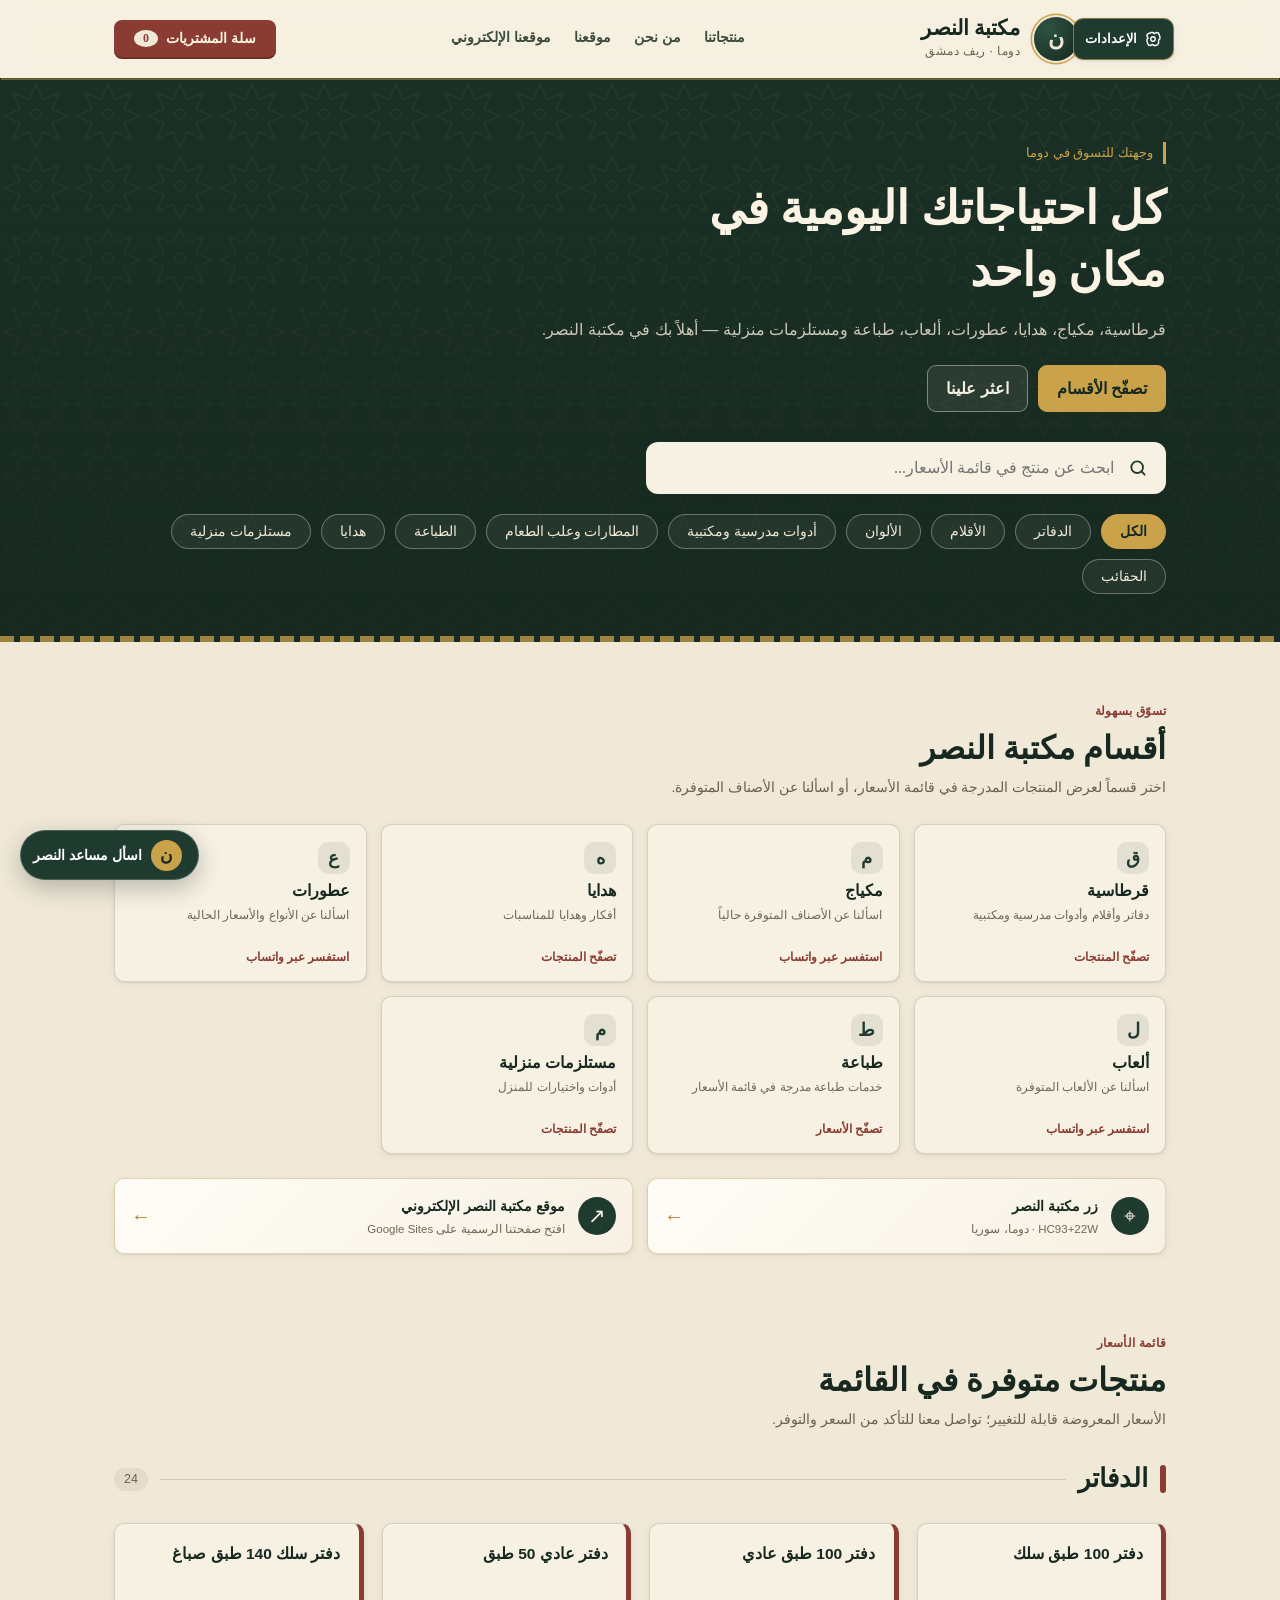
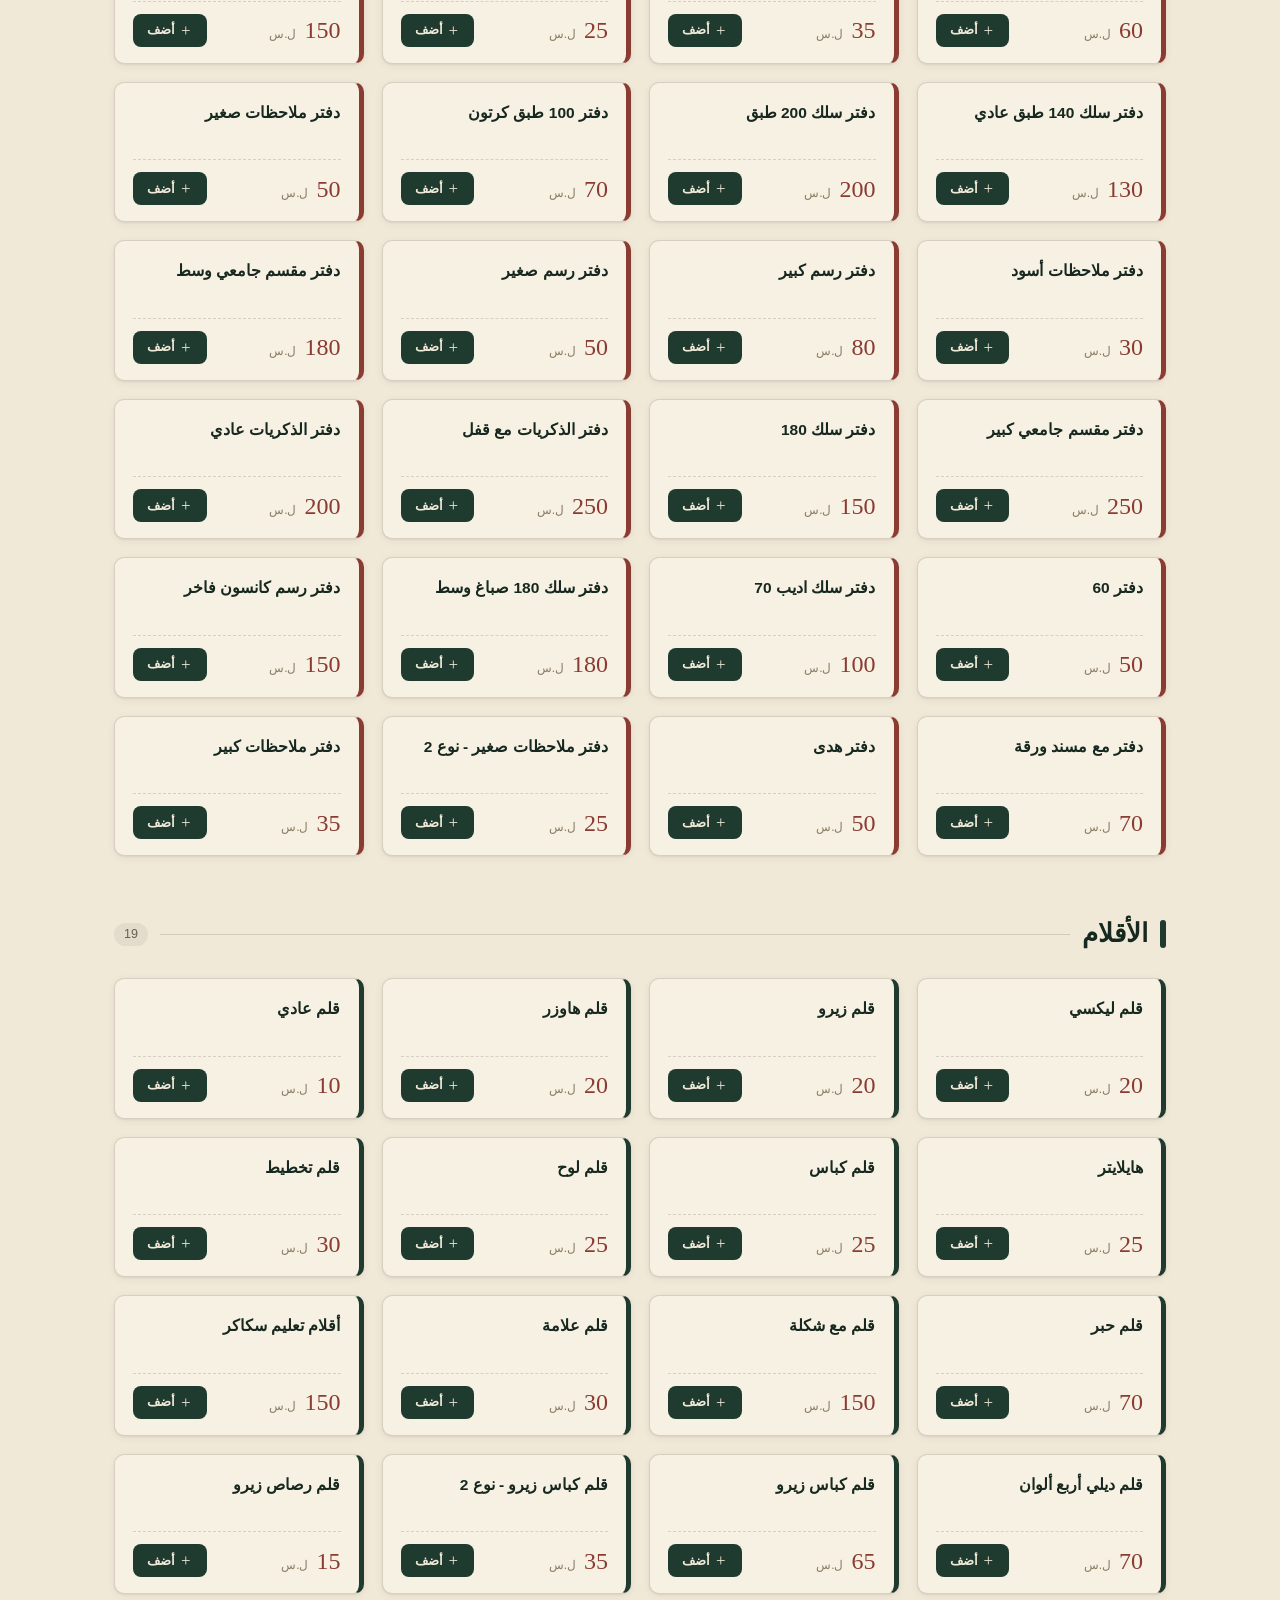
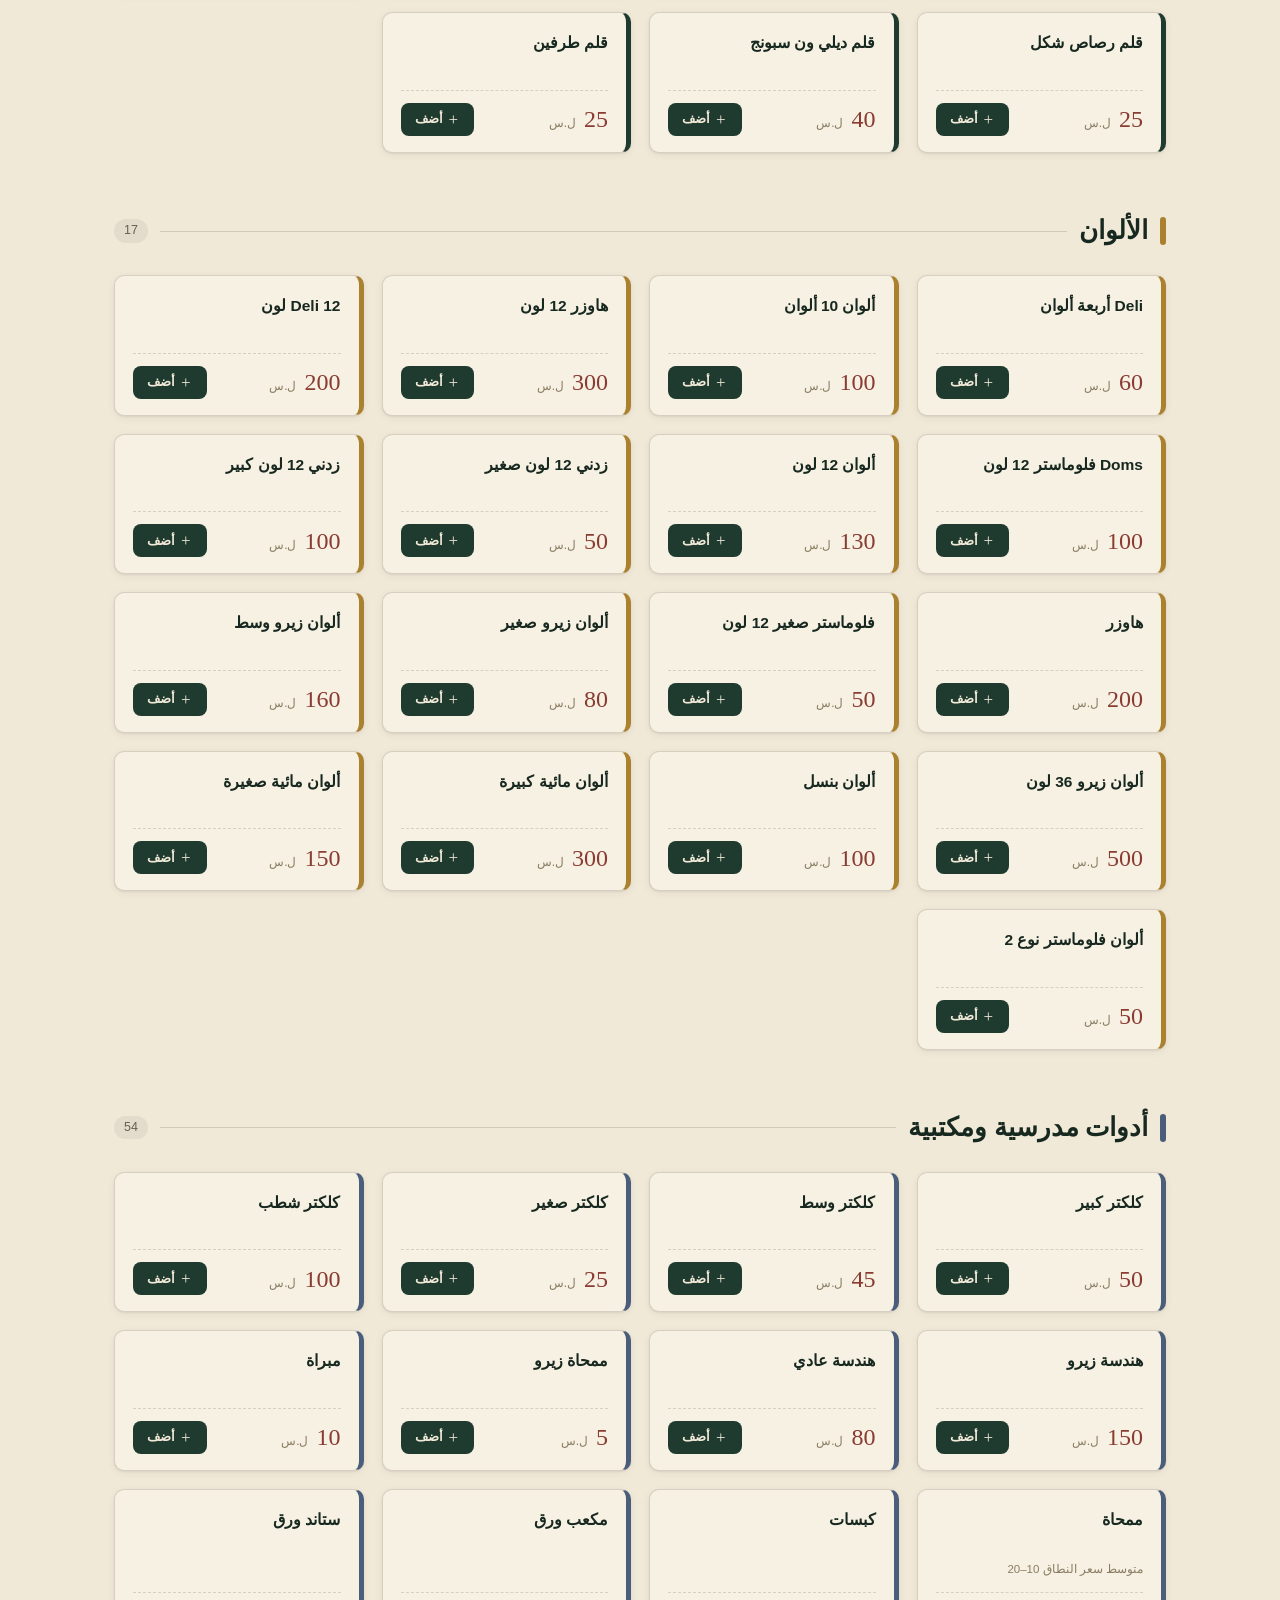
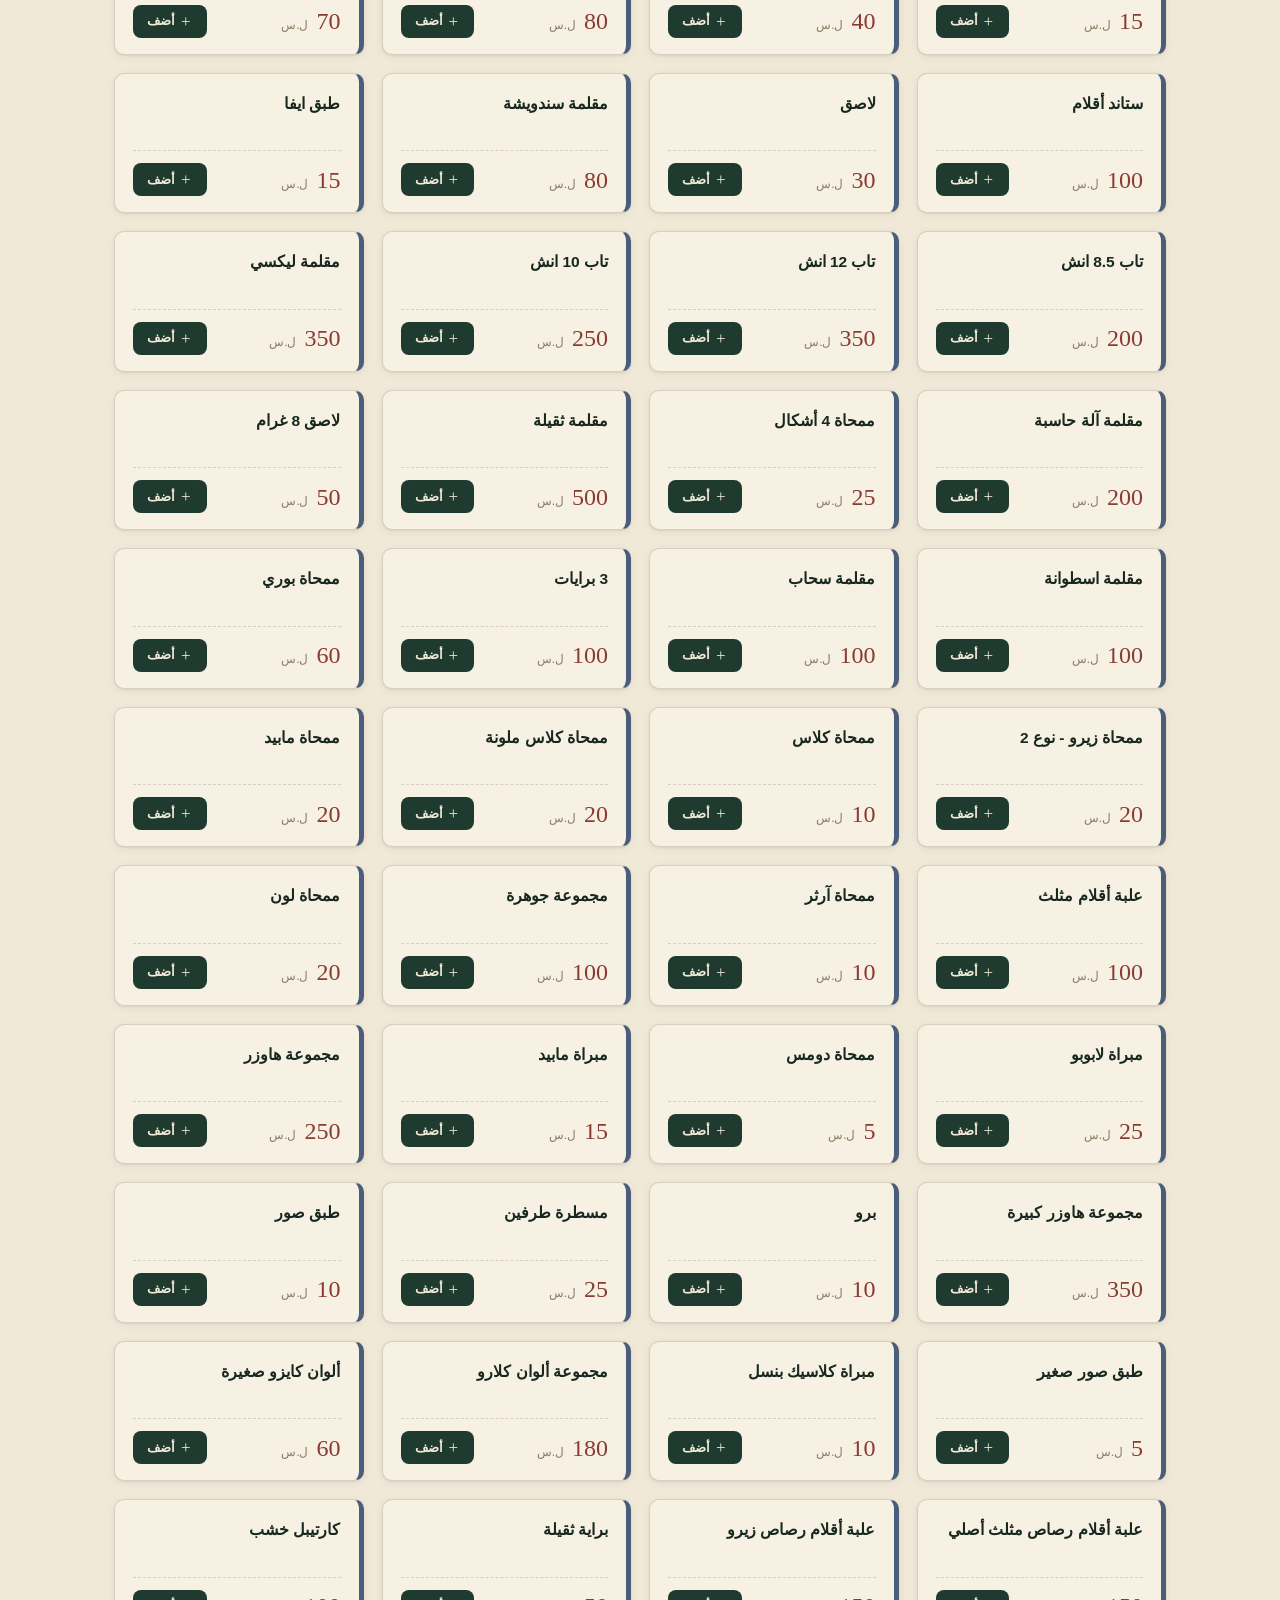
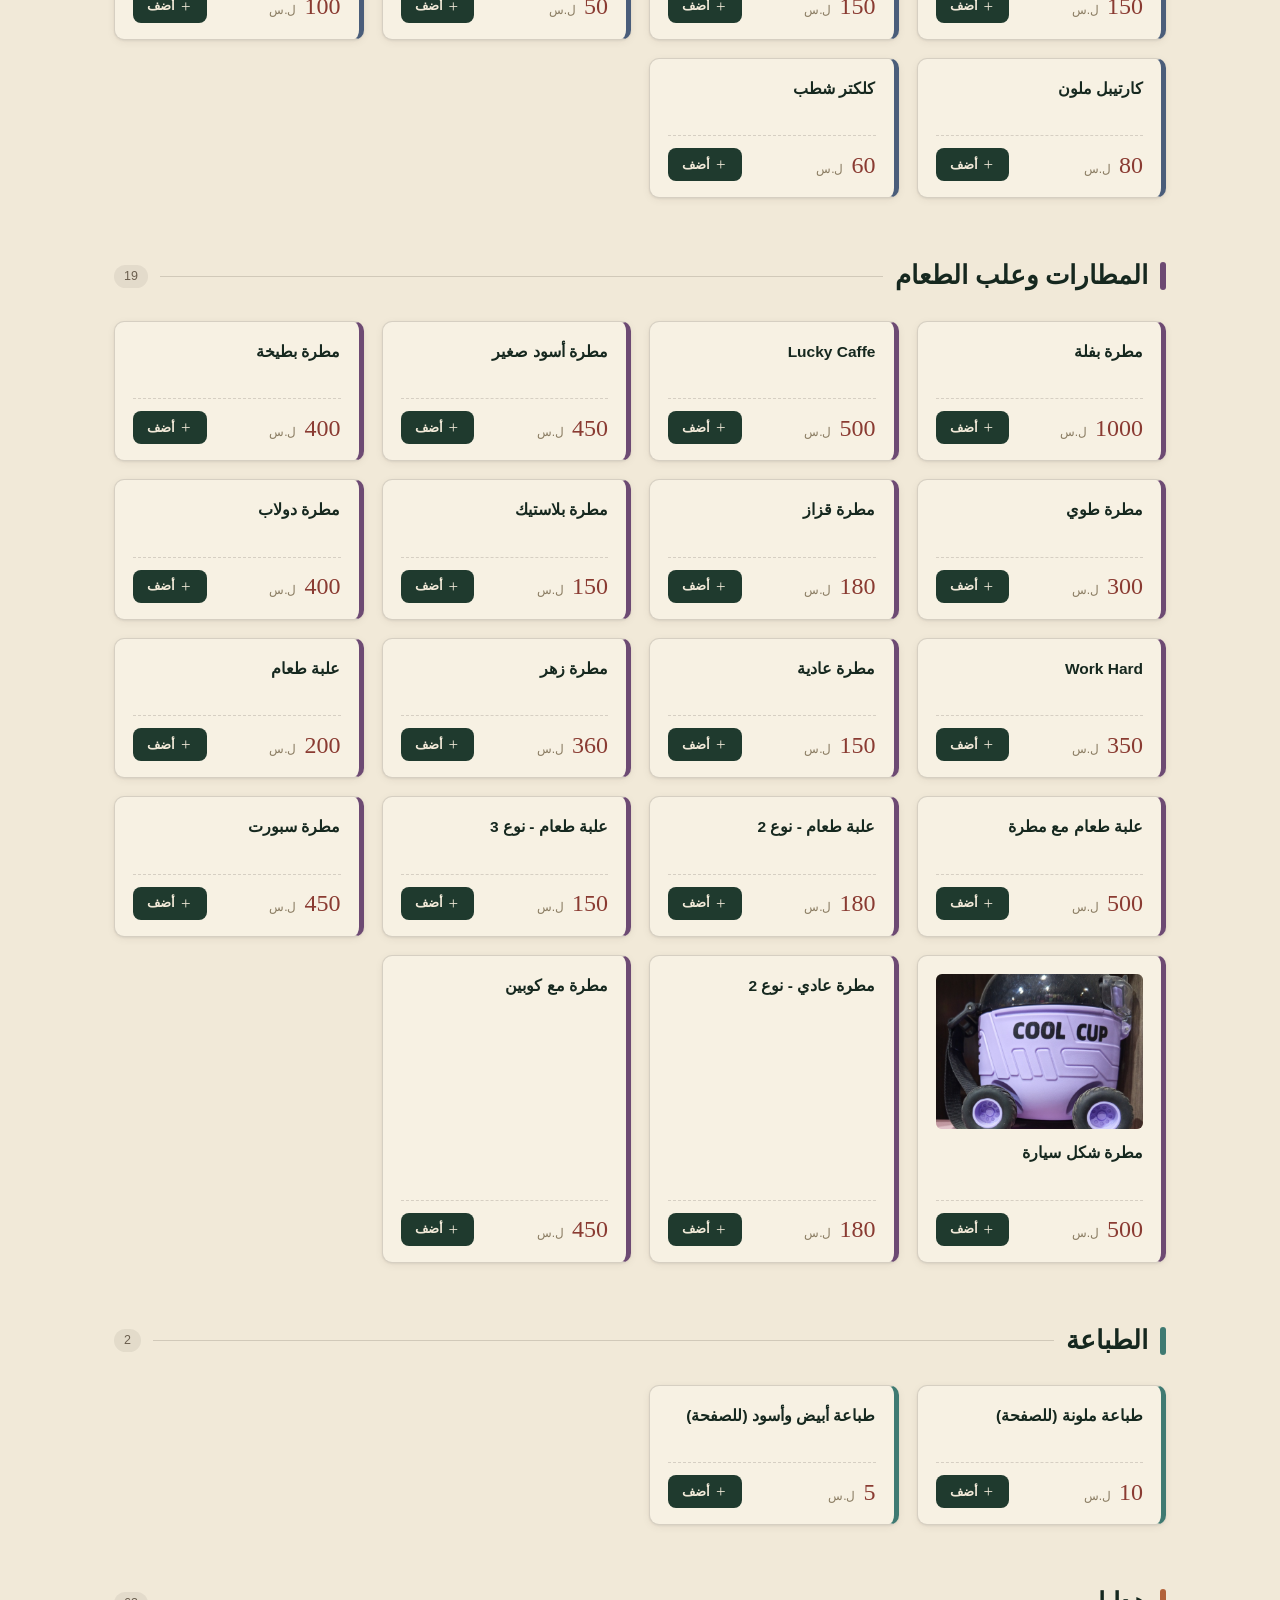
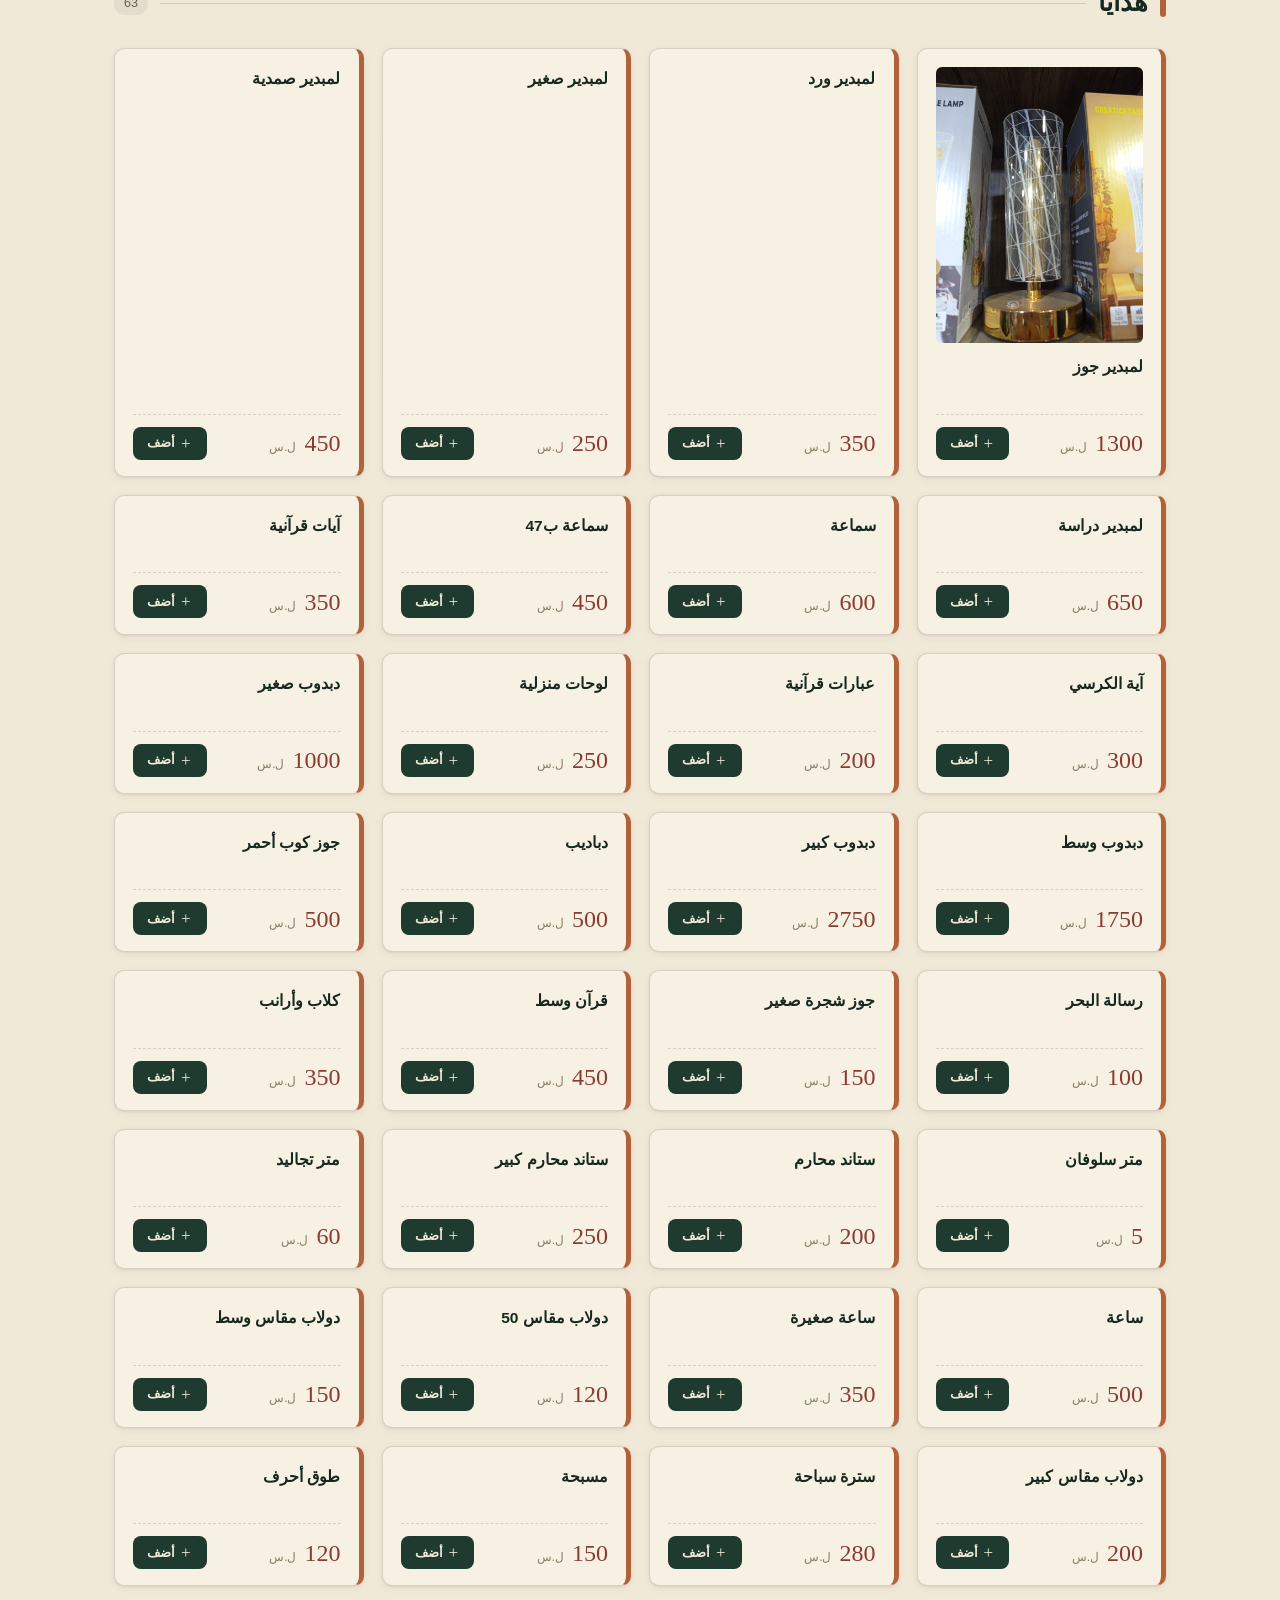
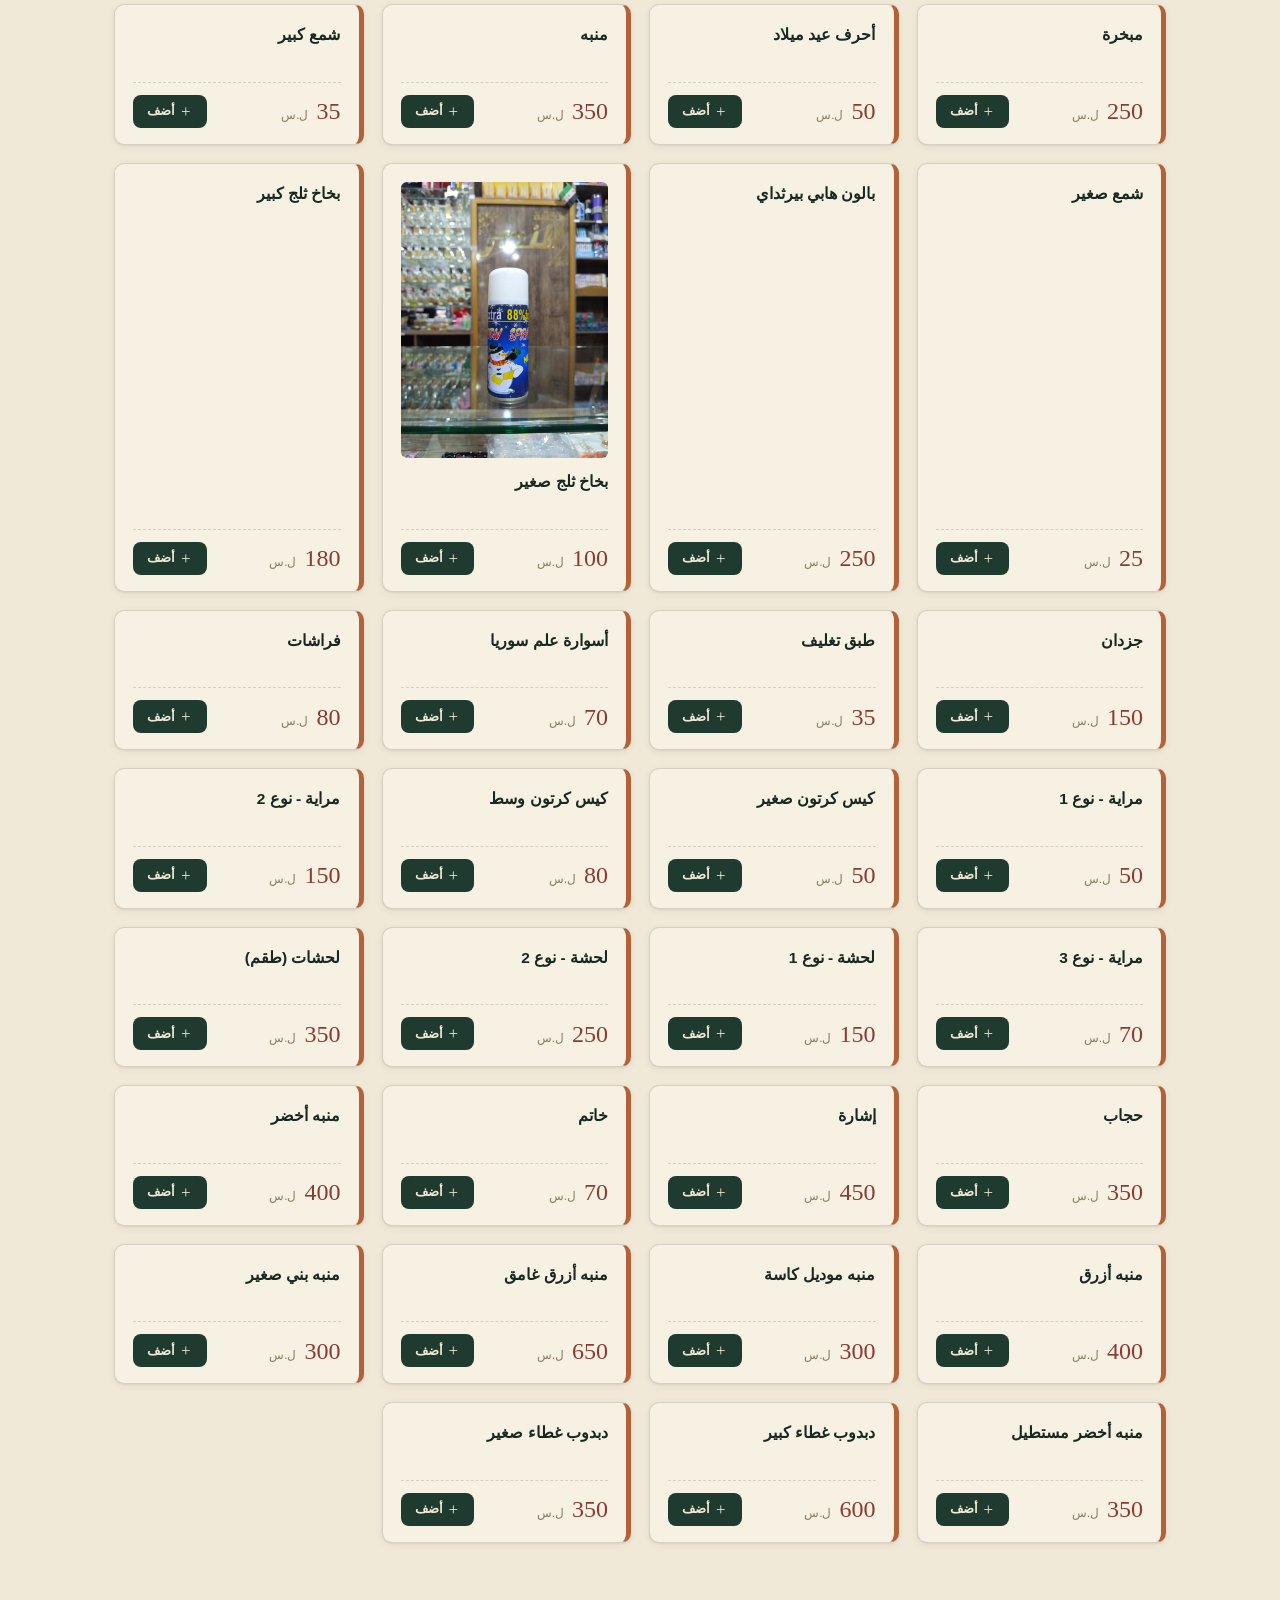
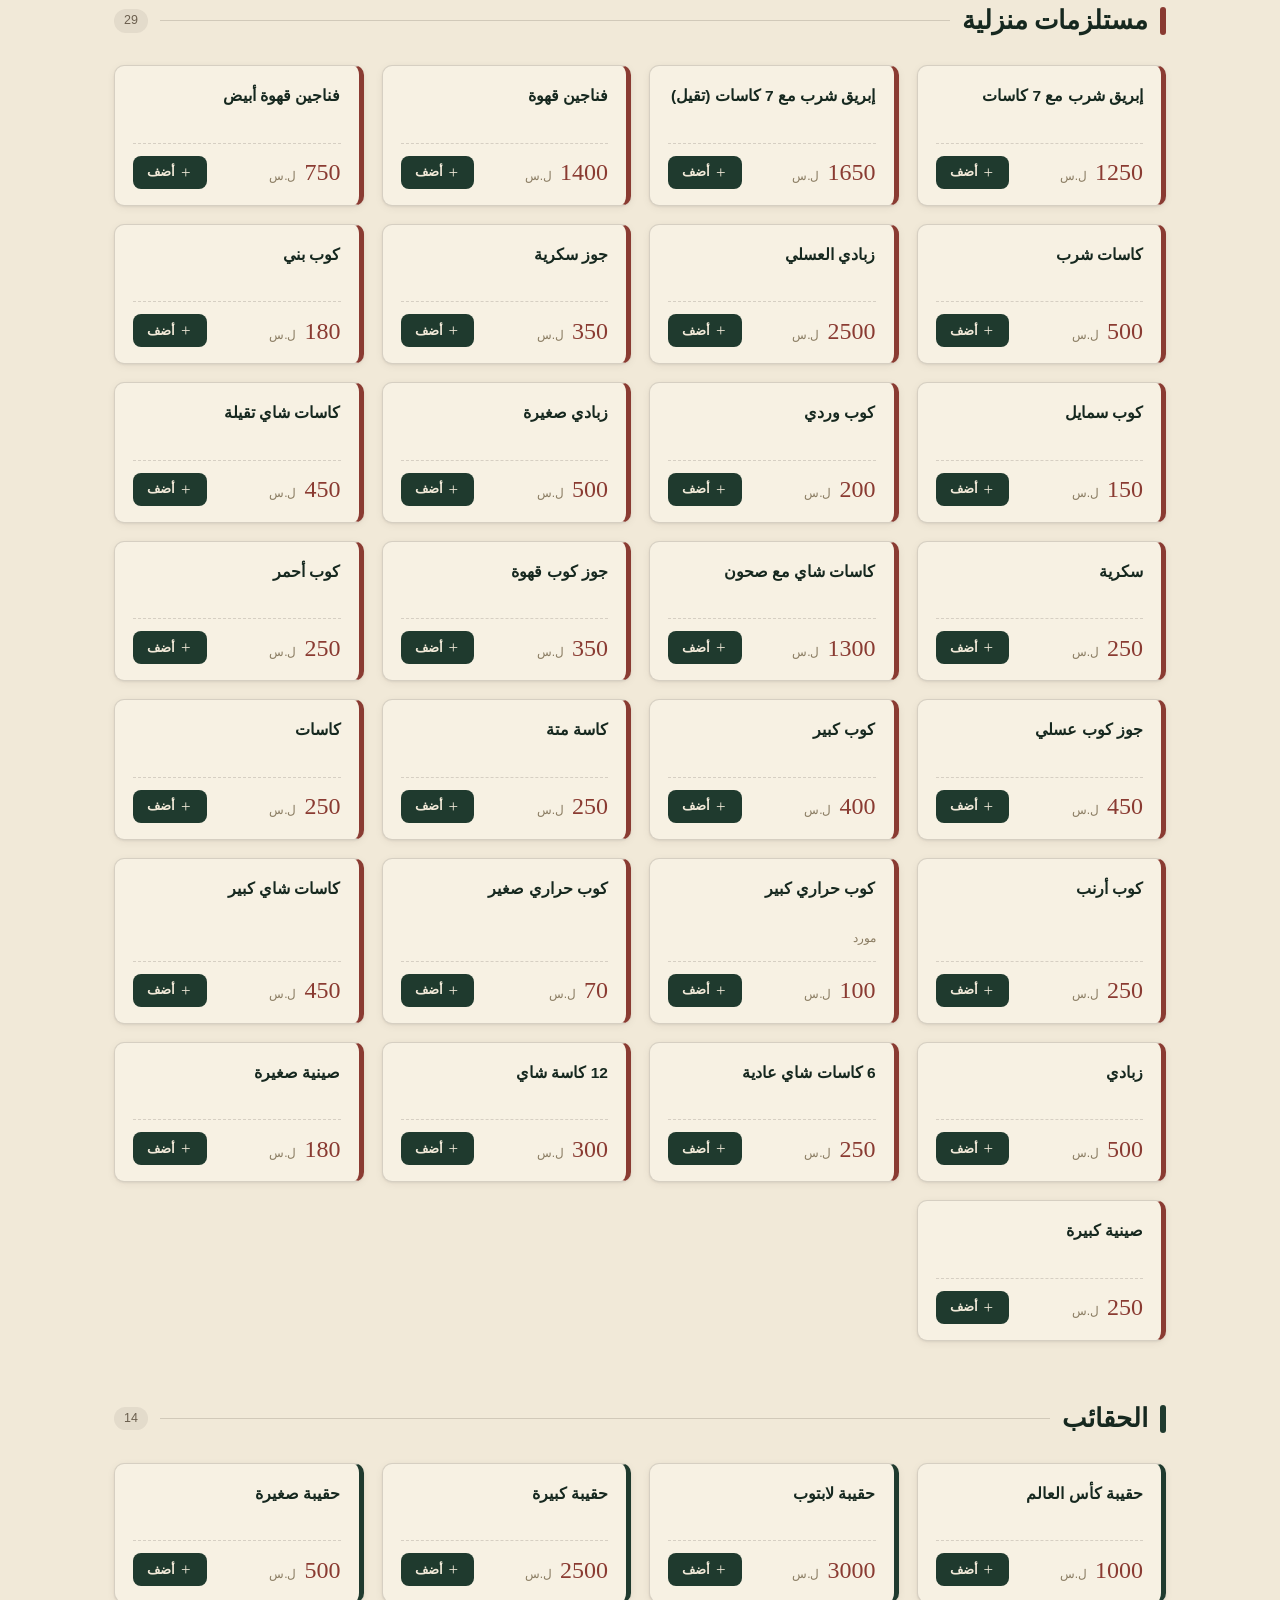
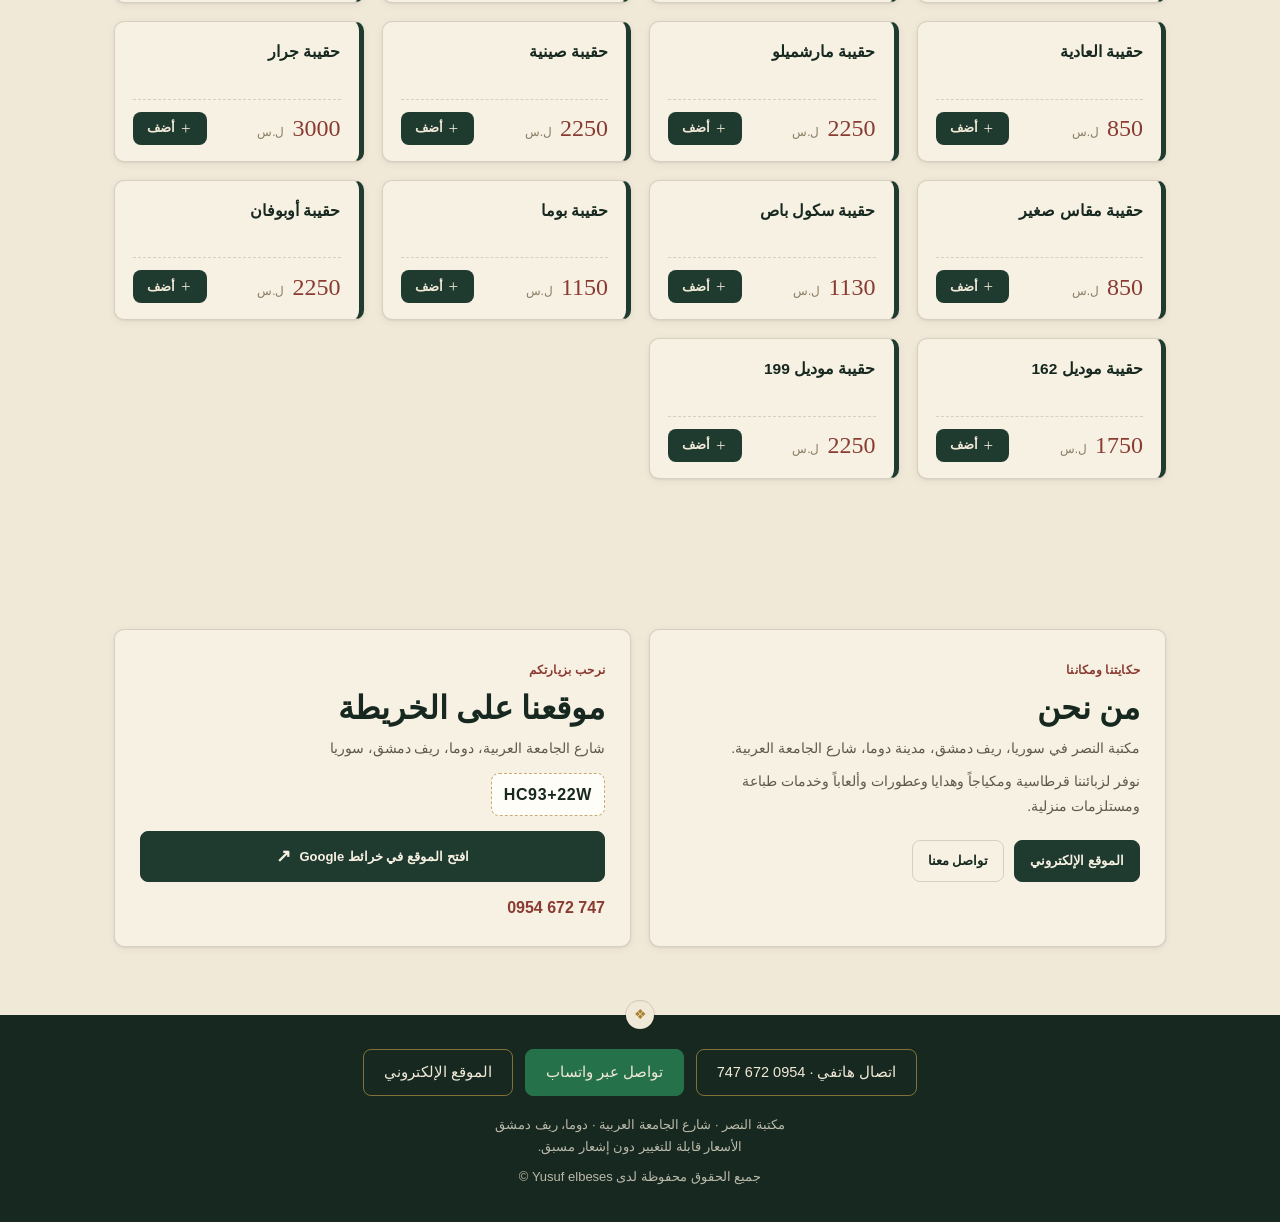
<file: index.html>
<!DOCTYPE html>
<html lang="ar" dir="rtl">
<head>
<meta charset="UTF-8">
<meta name="viewport" content="width=device-width, initial-scale=1.0">
<meta name="theme-color" content="#1f3a2e">
<meta name="description" content="مكتبة النصر في دوما، ريف دمشق. قرطاسية وهدايا وطباعة ومستلزمات متنوعة، مع قائمة أسعار ومشاركة الفاتورة PDF.">
<meta name="referrer" content="strict-origin-when-cross-origin">
<meta http-equiv="Content-Security-Policy" content="default-src 'self'; base-uri 'self'; object-src 'none'; script-src 'self'; style-src 'self' 'unsafe-inline' https://fonts.googleapis.com; font-src 'self' https://fonts.gstatic.com data:; img-src 'self' data: https:; connect-src 'self'; form-action 'self'; upgrade-insecure-requests">
<title>مكتبة النصر | دوما</title>
<link rel="preconnect" href="https://fonts.googleapis.com">
<link rel="preconnect" href="https://fonts.gstatic.com" crossorigin>
<link href="https://fonts.googleapis.com/css2?family=Amiri:wght@400;700&family=Reem+Kufi:wght@500;700&family=Tajawal:wght@300;400;500;700;900&display=swap" rel="stylesheet">
<link rel="icon" href="data:image/svg+xml,%3Csvg xmlns='http://www.w3.org/2000/svg' viewBox='0 0 64 64'%3E%3Ccircle cx='32' cy='32' r='30' fill='%231f3a2e' stroke='%23c9a24a' stroke-width='3'/%3E%3Ctext x='32' y='44' font-size='36' text-anchor='middle' fill='%23f1e9d8' font-family='serif' font-weight='700'%3E%D9%86%3C/text%3E%3C/svg%3E">
<link rel="stylesheet" href="style.css?v=1.4.6">
</head>
<body>

<header class="site-header no-print">
  <div class="wrap header-inner">
    <button id="settingsBtn" class="settings-toggle" type="button" aria-controls="settingsOverlay" aria-expanded="false" aria-label="الإعدادات">
      <svg viewBox="0 0 24 24" width="18" height="18" aria-hidden="true" fill="none" stroke="currentColor" stroke-width="1.8" stroke-linecap="round" stroke-linejoin="round"><circle cx="12" cy="12" r="3"></circle><path d="M19.4 15a1.7 1.7 0 0 0 .34 1.88l.06.06-1.7 2.94-.09-.03a1.7 1.7 0 0 0-1.8.7l-.05.08h-3.4l-.02-.1a1.7 1.7 0 0 0-1.3-1.39l-.1-.02-2.95 1.7-.06-.07a1.7 1.7 0 0 0-1.87-.35l-.1.04-1.7-2.95.07-.06a1.7 1.7 0 0 0-.7-1.8l-.08-.05v-3.4l.1-.03a1.7 1.7 0 0 0 1.39-1.29l.02-.1-1.7-2.95.07-.06a1.7 1.7 0 0 0 .35-1.87l-.04-.1 2.95-1.7.06.07a1.7 1.7 0 0 0 1.8-.7l.05-.08h3.4l.03.1a1.7 1.7 0 0 0 1.29 1.39l.1.02 2.95-1.7.06.07a1.7 1.7 0 0 0 1.87.35l.1-.04 1.7 2.95-.07.06a1.7 1.7 0 0 0 .7 1.8l.08.05v3.4l-.1.03a1.7 1.7 0 0 0-1.39 1.29z"></path></svg>
      <span>الإعدادات</span>
    </button>
    <a class="brand" href="#top" aria-label="مكتبة النصر — الصفحة الرئيسية">
      <span class="brand-mark">ن</span>
      <span>
        <span class="brand-name">مكتبة النصر</span>
        <span class="brand-sub">دوما · ريف دمشق</span>
      </span>
    </a>
    <nav class="main-nav" aria-label="التنقل الرئيسي">
      <a href="#products">منتجاتنا</a>
      <a href="#about">من نحن</a>
      <a href="#location">موقعنا</a>
      <a href="https://sites.google.com/view/al-nasr-bookstore/%D8%A7%D9%84%D8%B5%D9%81%D8%AD%D8%A9-%D8%A7%D9%84%D8%B1%D8%A6%D9%8A%D8%B3%D9%8A%D8%A9?authuser=0" target="_blank" rel="noopener noreferrer">موقعنا الإلكتروني</a>
    </nav>
    <div class="header-actions">
      <button id="cartBtn" class="cart-btn" type="button">
        سلة المشتريات <span id="cartCount">0</span>
      </button>
    </div>
  </div>
</header>

<div id="settingsOverlay" class="settings-overlay no-print" aria-hidden="true">
  <section class="settings-panel" role="dialog" aria-modal="true" aria-labelledby="settingsTitle">
    <div class="settings-panel-head">
      <div><span class="settings-kicker">مكتبة النصر · دوما</span><h2 id="settingsTitle">الإعدادات</h2></div>
      <button id="closeSettings" class="close-btn" type="button" aria-label="إغلاق الإعدادات">×</button>
    </div>

    <button id="historyToggle" class="settings-history-toggle" type="button" aria-expanded="false" aria-controls="historySection">
      <span><strong>العمليات السابقة</strong><small>عرض فواتير البيع المحفوظة على هذا الجهاز</small></span>
      <span id="historyCount" class="history-count">0</span>
    </button>
    <section id="historySection" class="history-section" hidden>
      <div class="history-section-head"><h3>سجل العمليات</h3><button id="clearHistory" type="button">مسح السجل</button></div>
      <p class="history-local-note">السجل محفوظ محلياً على هذا الجهاز فقط.</p>
      <div id="historyList" class="history-list"></div>
    </section>

    <section class="settings-card">
      <h3>اللغة / Language</h3>
      <div class="settings-language" role="group" aria-label="اختيار اللغة">
        <button class="language-option" type="button" data-language="ar">العربية</button>
        <button class="language-option" type="button" data-language="en">English</button>
        <button class="language-option" type="button" data-language="tr">Türkçe</button>
      </div>
    </section>

    <section class="settings-card">
      <h3>سياسة الخصوصية والملكية</h3>
      <p>يمنع نسخ أو تقليد التطبيق دون إذن من المالك.</p>
    </section>

    <section class="settings-card customer-service-card">
      <h3>خدمة العملاء</h3>
      <p>إذا لم يتم الرد، راسلوا على الرقم التالي. رجاءً من دون اتصال.</p>
      <a href="https://wa.me/963981479905" target="_blank" rel="noopener noreferrer" class="customer-service-link">مراسلة عبر واتساب <span dir="ltr">0981479905</span></a>
    </section>
  </section>
</div>

<section class="page-head hero no-print" id="top">
  <div class="wrap hero-inner">
    <div class="kicker">وجهتك للتسوق في دوما</div>
    <h1>كل احتياجاتك اليومية في مكان واحد</h1>
    <p>قرطاسية، مكياج، هدايا، عطورات، ألعاب، طباعة ومستلزمات منزلية — أهلاً بك في مكتبة النصر.</p>
    <div class="hero-actions">
      <a class="hero-action hero-action-primary" href="#products">تصفّح الأقسام</a>
      <a class="hero-action hero-action-secondary" href="#location">اعثر علينا</a>
    </div>

    <div class="controls" aria-label="البحث في قائمة الأسعار">
      <input type="search" id="searchInput" placeholder="ابحث عن منتج في قائمة الأسعار..." aria-label="ابحث عن منتج">
      <div class="tabs" id="tabs" aria-label="تصفية قائمة الأسعار حسب الفئة"></div>
    </div>
  </div>
</section>

<main class="wrap no-print" id="main">
  <section class="category-section" id="products" aria-labelledby="productsHeading">
    <div class="section-heading">
      <span class="section-kicker">تسوّق بسهولة</span>
      <h2 id="productsHeading">أقسام مكتبة النصر</h2>
      <p>اختر قسماً لعرض المنتجات المدرجة في قائمة الأسعار، أو اسألنا عن الأصناف المتوفرة.</p>
    </div>
    <div class="category-grid">
      <button class="category-card" type="button" data-open-category="الكل">
        <span class="category-card-mark">ق</span><span class="category-card-title">قرطاسية</span>
        <span class="category-card-desc">دفاتر وأقلام وأدوات مدرسية ومكتبية</span><span class="category-card-link">تصفّح المنتجات</span>
      </button>
      <button class="category-card" type="button" data-ask-category="مكياج">
        <span class="category-card-mark">م</span><span class="category-card-title">مكياج</span>
        <span class="category-card-desc">اسألنا عن الأصناف المتوفرة حالياً</span><span class="category-card-link">استفسر عبر واتساب</span>
      </button>
      <button class="category-card" type="button" data-open-category="هدايا">
        <span class="category-card-mark">ه</span><span class="category-card-title">هدايا</span>
        <span class="category-card-desc">أفكار وهدايا للمناسبات</span><span class="category-card-link">تصفّح المنتجات</span>
      </button>
      <button class="category-card" type="button" data-ask-category="عطورات">
        <span class="category-card-mark">ع</span><span class="category-card-title">عطورات</span>
        <span class="category-card-desc">اسألنا عن الأنواع والأسعار الحالية</span><span class="category-card-link">استفسر عبر واتساب</span>
      </button>
      <button class="category-card" type="button" data-ask-category="ألعاب">
        <span class="category-card-mark">ل</span><span class="category-card-title">ألعاب</span>
        <span class="category-card-desc">اسألنا عن الألعاب المتوفرة</span><span class="category-card-link">استفسر عبر واتساب</span>
      </button>
      <button class="category-card" type="button" data-open-category="الطباعة">
        <span class="category-card-mark">ط</span><span class="category-card-title">طباعة</span>
        <span class="category-card-desc">خدمات طباعة مدرجة في قائمة الأسعار</span><span class="category-card-link">تصفّح الأسعار</span>
      </button>
      <button class="category-card" type="button" data-open-category="مستلزمات منزلية">
        <span class="category-card-mark">م</span><span class="category-card-title">مستلزمات منزلية</span>
        <span class="category-card-desc">أدوات واختيارات للمنزل</span><span class="category-card-link">تصفّح المنتجات</span>
      </button>
    </div>

    <div class="store-shortcuts">
      <a class="store-shortcut location-shortcut" href="https://www.google.com/maps/search/?api=1&amp;query=HC93%2B22W%2C%20Douma%2C%20Syria" target="_blank" rel="noopener noreferrer">
        <span class="shortcut-mark" aria-hidden="true">⌖</span>
        <span><strong>زر مكتبة النصر</strong><small>HC93+22W · دوما، سوريا</small></span>
        <span class="shortcut-arrow" aria-hidden="true">←</span>
      </a>
      <a class="store-shortcut website-shortcut" href="https://sites.google.com/view/al-nasr-bookstore/%D8%A7%D9%84%D8%B5%D9%81%D8%AD%D8%A9-%D8%A7%D9%84%D8%B1%D8%A6%D9%8A%D8%B3%D9%8A%D8%A9?authuser=0" target="_blank" rel="noopener noreferrer">
        <span class="shortcut-mark" aria-hidden="true">↗</span>
        <span><strong>موقع مكتبة النصر الإلكتروني</strong><small>افتح صفحتنا الرسمية على Google Sites</small></span>
        <span class="shortcut-arrow" aria-hidden="true">←</span>
      </a>
    </div>
  </section>

  <section class="price-section" id="price-list" aria-labelledby="priceHeading">
    <div class="section-heading section-heading-compact">
      <span class="section-kicker">قائمة الأسعار</span>
      <h2 id="priceHeading">منتجات متوفرة في القائمة</h2>
      <p>الأسعار المعروضة قابلة للتغيير؛ تواصل معنا للتأكد من السعر والتوفر.</p>
    </div>
    <div id="catalog"></div>
  </section>

  <section class="store-details" aria-label="معلومات مكتبة النصر">
    <article class="info-card about-card" id="about">
      <span class="section-kicker">حكايتنا ومكاننا</span>
      <h2>من نحن</h2>
      <p>مكتبة النصر في سوريا، ريف دمشق، مدينة دوما، شارع الجامعة العربية.</p>
      <p>نوفر لزبائننا قرطاسية ومكياجاً وهدايا وعطورات وألعاباً وخدمات طباعة ومستلزمات منزلية.</p>
      <div class="about-actions">
        <a class="detail-button detail-button-primary" href="https://sites.google.com/view/al-nasr-bookstore/%D8%A7%D9%84%D8%B5%D9%81%D8%AD%D8%A9-%D8%A7%D9%84%D8%B1%D8%A6%D9%8A%D8%B3%D9%8A%D8%A9?authuser=0" target="_blank" rel="noopener noreferrer">الموقع الإلكتروني</a>
        <a class="detail-button" href="https://wa.me/963954672747" target="_blank" rel="noopener noreferrer">تواصل معنا</a>
      </div>
    </article>

    <article class="info-card location-card" id="location">
      <span class="section-kicker">نرحب بزيارتكم</span>
      <h2>موقعنا على الخريطة</h2>
      <p class="location-address">شارع الجامعة العربية، دوما، ريف دمشق، سوريا</p>
      <div class="map-code" dir="ltr">HC93+22W</div>
      <a class="detail-button detail-button-primary map-button" href="https://www.google.com/maps/search/?api=1&amp;query=HC93%2B22W%2C%20Douma%2C%20Syria" target="_blank" rel="noopener noreferrer">
        افتح الموقع في خرائط Google <span aria-hidden="true">↗</span>
      </a>
      <a class="location-secondary" href="tel:0954672747" dir="ltr">0954 672 747</a>
    </article>
  </section>
</main>

<footer class="site-footer no-print">
  <div class="wrap">
    <div class="footer-contact">
      <a class="contact-btn" href="tel:0954672747" dir="ltr">اتصال هاتفي · 0954 672 747</a>
      <a class="contact-btn whatsapp" href="https://wa.me/963954672747" target="_blank" rel="noopener noreferrer">تواصل عبر واتساب</a>
      <a class="contact-btn" href="https://sites.google.com/view/al-nasr-bookstore/%D8%A7%D9%84%D8%B5%D9%81%D8%AD%D8%A9-%D8%A7%D9%84%D8%B1%D8%A6%D9%8A%D8%B3%D9%8A%D8%A9?authuser=0" target="_blank" rel="noopener noreferrer">الموقع الإلكتروني</a>
    </div>
    <p>مكتبة النصر · شارع الجامعة العربية · دوما، ريف دمشق</p>
    <p>الأسعار قابلة للتغيير دون إشعار مسبق.</p>
    <p class="copyright">جميع الحقوق محفوظة لدى Yusuf elbeses ©</p>
  </div>
</footer>

<div class="assistant-widget no-print">
  <button id="assistantToggle" class="assistant-toggle" type="button" aria-controls="assistantPanel" aria-expanded="false">
    <span class="assistant-toggle-mark" aria-hidden="true">ن</span><span>اسأل مساعد النصر</span>
  </button>
  <section id="assistantPanel" class="assistant-panel" aria-label="مساعد مكتبة النصر" hidden>
    <div class="assistant-header">
      <span class="assistant-avatar" aria-hidden="true">ن</span>
      <span class="assistant-heading"><strong>مساعد مكتبة النصر</strong><small>معلومات المكتبة فقط</small></span>
      <button id="assistantClose" class="assistant-close" type="button" aria-label="إغلاق المساعد">×</button>
    </div>
    <div id="assistantLog" class="assistant-log" role="log" aria-live="polite" aria-relevant="additions">
      <div class="assistant-message assistant-message-bot">أهلاً بك! اسألني عن أقسام المكتبة، الأسعار المدرجة، العنوان أو موقعنا الإلكتروني.</div>
    </div>
    <div class="assistant-suggestions" aria-label="أسئلة مقترحة">
      <button type="button" data-assistant-question="ما أقسام المنتجات؟">أقسام المنتجات</button>
      <button type="button" data-assistant-question="أين موقع المكتبة؟">عنوان المكتبة</button>
      <button type="button" data-assistant-question="ما موقعكم الإلكتروني؟">الموقع الإلكتروني</button>
    </div>
    <form id="assistantForm" class="assistant-form">
      <label class="visually-hidden" for="assistantInput">اكتب سؤالك عن مكتبة النصر</label>
      <input id="assistantInput" type="text" maxlength="240" placeholder="اسأل عن مكتبة النصر..." autocomplete="off" required>
      <button type="submit" aria-label="إرسال السؤال">إرسال</button>
    </form>
    <p class="assistant-disclaimer">مساعد محلي يجيب من معلومات مكتبة النصر المتاحة فقط.</p>
  </section>
</div>

<!-- سلة المشتريات -->
<div id="cartOverlay" class="cart-overlay no-print">
  <div class="cart-panel" role="dialog" aria-modal="true" aria-labelledby="cartTitle">
    <div class="cart-panel-head">
      <h3 id="cartTitle">سلة المشتريات</h3>
      <button id="closeCart" class="close-btn" type="button" aria-label="إغلاق السلة">×</button>
    </div>

    <div id="cartItems" class="cart-items"></div>

    <div class="cart-summary">
      <div class="cart-total">
        <span>المجموع</span>
        <strong id="cartTotal">0 ل.س</strong>
      </div>
    </div>

    <div class="customer-field">
      <label for="customerName">اسم الزبون (اختياري)</label>
      <input type="text" id="customerName" placeholder="مثال: أبو محمد">
    </div>

    <div class="customer-field">
      <label for="invoiceDateInput">تاريخ الفاتورة</label>
      <input type="date" id="invoiceDateInput">
    </div>

    <div class="customer-field">
      <label for="invoiceNotes">ملاحظات (اختياري)</label>
      <textarea id="invoiceNotes" rows="2" maxlength="300" placeholder="مثال: التسليم يوم الخميس"></textarea>
    </div>

    <div class="cart-actions">
      <button id="shareInvoiceBtn" class="btn-primary-small" type="button">مشاركة الفاتورة كملف PDF</button>
      <p class="share-hint">سيحاول التطبيق فتح واتساب مباشرةً على رقم المكتبة وإرفاق PDF؛ إذا لم يدعم إصدار واتساب ذلك فاختر محادثة المكتبة من القائمة. وفي المتصفح اختر «حفظ كـPDF» من الطباعة.</p>
      <button id="clearCart" class="btn-ghost-small" type="button">تفريغ السلة</button>
    </div>
  </div>
</div>

<!-- الفاتورة القابلة للطباعة -->
<div id="invoiceArea" class="invoice-area">
  <div class="invoice-header">
    <div class="invoice-brand">
      <div class="invoice-mark">ن</div>
      <div>
        <h2>مكتبة النصر</h2>
        <span>فاتورة مبيعات · دوما</span>
      </div>
    </div>
    <div class="invoice-meta">
      <div><span>رقم الفاتورة:</span> <b id="invNumber"></b></div>
      <div><span>التاريخ:</span> <b id="invDate"></b></div>
      <div><span>الزبون:</span> <b id="invCustomer">—</b></div>
    </div>
  </div>

  <table class="invoice-table">
    <thead>
      <tr><th>المنتج</th><th>الكمية</th><th>السعر</th><th>الإجمالي</th></tr>
    </thead>
    <tbody id="invoiceBody"></tbody>
  </table>

  <div class="invoice-summary">
    <div class="invoice-summary-col">
      <div class="invoice-summary-row invoice-summary-total">
        <span>المجموع الكلي</span>
        <b id="invTotal">0 ل.س</b>
      </div>
    </div>
  </div>

  <div class="invoice-notes" id="invNotesBox">
    <span>ملاحظات:</span><p id="invNotes"></p>
  </div>

  <div class="invoice-footer">
    <p>شكرًا لتعاملكم مع مكتبة النصر — دوما</p>
    <p>جميع الحقوق محفوظة لدى مكتبة النصر دوما</p>
  </div>
</div>

<script src="localization-data.js?v=1.4.2"></script>
<script src="security.js?v=1.0.0"></script>
<script src="settings.js?v=1.4.0"></script>
<script src="script.js?v=1.4.6"></script>
</body>
</html>
</file>
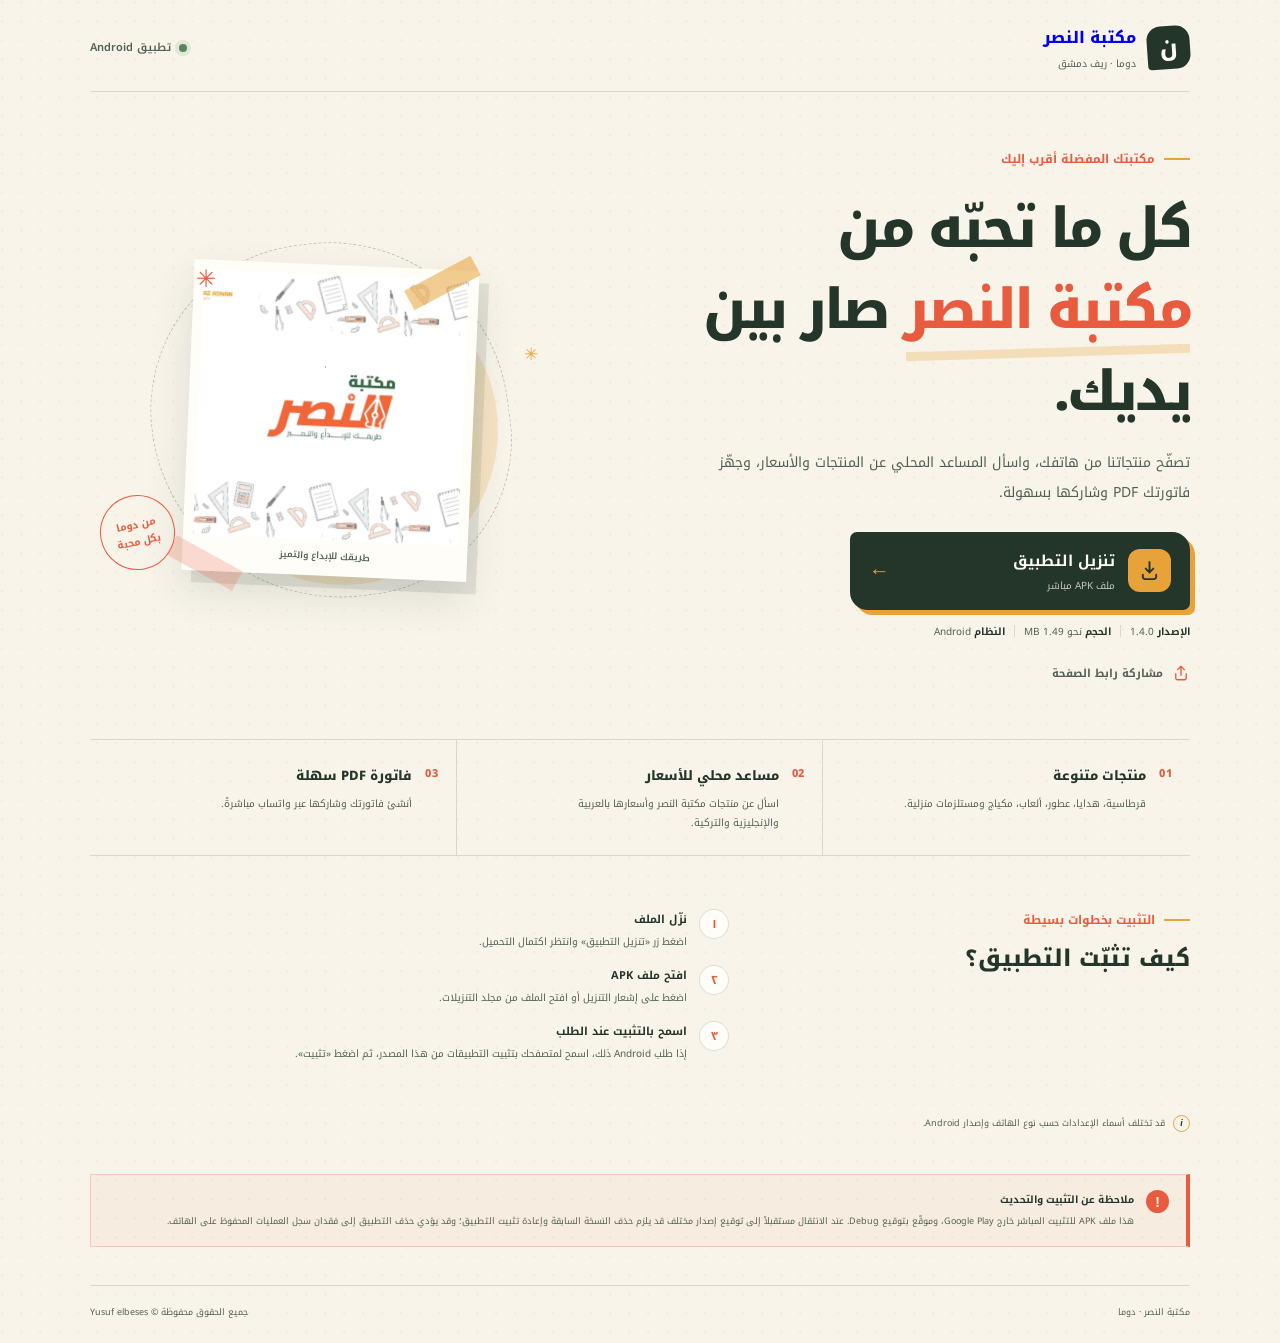
<file: download/index.html>
<!doctype html>
<html lang="ar" dir="rtl">
<head>
  <meta charset="utf-8">
  <meta name="viewport" content="width=device-width, initial-scale=1">
  <meta name="theme-color" content="#24352a">
  <title>تنزيل تطبيق مكتبة النصر | دوما</title>
  <meta name="description" content="نزّل تطبيق مكتبة النصر لأندرويد. تصفح منتجات القرطاسية والهدايا والعطور والمزيد، واسأل المساعد المحلي عن الأسعار.">
  <meta name="keywords" content="مكتبة النصر, دوما, تطبيق أندرويد, قرطاسية, تنزيل APK">
  <link rel="canonical" href="https://albshshy-alt.github.io/alnasrshopap4/download/">
  <meta property="og:type" content="website">
  <meta property="og:site_name" content="مكتبة النصر - دوما">
  <meta property="og:locale" content="ar_SY">
  <meta property="og:title" content="تطبيق مكتبة النصر — بين يديك">
  <meta property="og:description" content="حمّل تطبيق مكتبة النصر لأندرويد وتعرّف على منتجاتنا وخدماتنا من هاتفك.">
  <meta property="og:url" content="https://albshshy-alt.github.io/alnasrshopap4/download/">
  <meta property="og:image" content="https://albshshy-alt.github.io/alnasrshopap4/download/logo.jpg">
  <meta property="og:image:alt" content="شعار مكتبة النصر — طريقك للإبداع والتميز">
  <meta name="twitter:card" content="summary_large_image">
  <meta name="twitter:title" content="تطبيق مكتبة النصر — بين يديك">
  <meta name="twitter:description" content="حمّل تطبيق مكتبة النصر لأندرويد وتعرّف على منتجاتنا وخدماتنا من هاتفك.">
  <meta name="twitter:image" content="https://albshshy-alt.github.io/alnasrshopap4/download/logo.jpg">
  <link rel="icon" href="logo.jpg" type="image/jpeg">
  <link rel="stylesheet" href="styles.css">
</head>
<body>
  <div class="page-shell">
    <header class="topbar">
      <a class="brand" href="#top" aria-label="مكتبة النصر، إلى أعلى الصفحة">
        <span class="brand-mark" aria-hidden="true">ن</span>
        <span class="brand-copy"><strong>مكتبة النصر</strong><small>دوما · ريف دمشق</small></span>
      </a>
      <span class="top-label"><span class="status-dot"></span> تطبيق Android</span>
    </header>

    <main id="top">
      <section class="hero" aria-labelledby="hero-title">
        <div class="hero-copy">
          <p class="eyebrow"><span class="eyebrow-line"></span> مكتبتك المفضلة أقرب إليك</p>
          <h1 id="hero-title">كل ما تحبّه من <span>مكتبة النصر</span> صار بين يديك.</h1>
          <p class="intro">تصفّح منتجاتنا من هاتفك، واسأل المساعد المحلي عن المنتجات والأسعار، وجهّز فاتورتك PDF وشاركها بسهولة.</p>

          <a class="download-button" href="https://files.manuscdn.com/user_upload_by_module/session_file/310519663913015053/AwSitKvaRuESFMrO.apk" aria-label="تنزيل تطبيق مكتبة النصر بصيغة APK">
            <span class="download-icon" aria-hidden="true">
              <svg viewBox="0 0 24 24" fill="none"><path d="M12 3v11m0 0 4-4m-4 4-4-4M5 16.5v2A2.5 2.5 0 0 0 7.5 21h9a2.5 2.5 0 0 0 2.5-2.5v-2" stroke="currentColor" stroke-width="2" stroke-linecap="round" stroke-linejoin="round"/></svg>
            </span>
            <span class="download-text"><strong>تنزيل التطبيق</strong><small>ملف APK مباشر</small></span>
            <span class="download-arrow" aria-hidden="true">←</span>
          </a>
          <div class="file-details" aria-label="معلومات ملف التطبيق">
            <span><b>الإصدار</b> 1.4.0</span><i></i>
            <span><b>الحجم</b> نحو 1.49 MB</span><i></i>
            <span><b>النظام</b> Android</span>
          </div>
          <button class="share-button" id="share-page" type="button">
            <svg viewBox="0 0 24 24" fill="none" aria-hidden="true"><path d="M12 15V3m0 0L7.5 7.5M12 3l4.5 4.5M5 13v5.5A2.5 2.5 0 0 0 7.5 21h9a2.5 2.5 0 0 0 2.5-2.5V13" stroke="currentColor" stroke-width="1.8" stroke-linecap="round" stroke-linejoin="round"/></svg>
            <span id="share-label">مشاركة رابط الصفحة</span>
          </button>
        </div>

        <div class="hero-art" aria-label="شعار مكتبة النصر">
          <div class="paper-tape tape-one" aria-hidden="true"></div>
          <div class="paper-tape tape-two" aria-hidden="true"></div>
          <div class="logo-card">
            <img src="logo.jpg" alt="شعار مكتبة النصر: طريقك للإبداع والتميز" width="1080" height="1080">
            <span class="logo-caption">طريقك للإبداع والتميز</span>
          </div>
          <span class="stamp" aria-hidden="true">من دوما<br>بكل محبة</span>
          <span class="spark spark-one" aria-hidden="true">✳</span>
          <span class="spark spark-two" aria-hidden="true">✳</span>
        </div>
      </section>

      <section class="feature-strip" aria-label="مميزات التطبيق">
        <article class="feature"><span class="feature-number">01</span><div><h2>منتجات متنوعة</h2><p>قرطاسية، هدايا، عطور، ألعاب، مكياج ومستلزمات منزلية.</p></div></article>
        <article class="feature"><span class="feature-number">02</span><div><h2>مساعد محلي للأسعار</h2><p>اسأل عن منتجات مكتبة النصر وأسعارها بالعربية والإنجليزية والتركية.</p></div></article>
        <article class="feature"><span class="feature-number">03</span><div><h2>فاتورة PDF سهلة</h2><p>أنشئ فاتورتك وشاركها عبر واتساب مباشرةً.</p></div></article>
      </section>

      <section class="install-section" id="install" aria-labelledby="install-title">
        <div class="install-heading"><p class="eyebrow"><span class="eyebrow-line"></span> التثبيت بخطوات بسيطة</p><h2 id="install-title">كيف تثبّت التطبيق؟</h2></div>
        <ol class="steps">
          <li><span>١</span><div><strong>نزّل الملف</strong><p>اضغط زر «تنزيل التطبيق» وانتظر اكتمال التحميل.</p></div></li>
          <li><span>٢</span><div><strong>افتح ملف APK</strong><p>اضغط على إشعار التنزيل أو افتح الملف من مجلد التنزيلات.</p></div></li>
          <li><span>٣</span><div><strong>اسمح بالتثبيت عند الطلب</strong><p>إذا طلب Android ذلك، اسمح لمتصفحك بتثبيت التطبيقات من هذا المصدر، ثم اضغط «تثبيت».</p></div></li>
        </ol>
        <p class="install-note"><span aria-hidden="true">i</span> قد تختلف أسماء الإعدادات حسب نوع الهاتف وإصدار Android.</p>
      </section>

      <aside class="version-note">
        <span class="note-mark" aria-hidden="true">!</span>
        <div><strong>ملاحظة عن التثبيت والتحديث</strong><p>هذا ملف APK للتثبيت المباشر خارج Google Play، وموقّع بتوقيع Debug. عند الانتقال مستقبلاً إلى توقيع إصدار مختلف قد يلزم حذف النسخة السابقة وإعادة تثبيت التطبيق؛ وقد يؤدي حذف التطبيق إلى فقدان سجل العمليات المحفوظ على الهاتف.</p></div>
      </aside>
    </main>

    <footer class="footer"><span>مكتبة النصر · دوما</span><span>جميع الحقوق محفوظة © Yusuf elbeses</span></footer>
  </div>
  <script>
    const button = document.getElementById('share-page');
    const label = document.getElementById('share-label');
    button.addEventListener('click', async () => {
      const data = { title: document.title, text: 'نزّل تطبيق مكتبة النصر لأندرويد', url: window.location.href };
      try {
        if (navigator.share) { await navigator.share(data); return; }
        await navigator.clipboard.writeText(window.location.href);
        label.textContent = 'تم نسخ رابط الصفحة';
        setTimeout(() => { label.textContent = 'مشاركة رابط الصفحة'; }, 2200);
      } catch (error) {
        if (error && error.name !== 'AbortError') {
          label.textContent = 'انسخ رابط الصفحة من شريط المتصفح';
          setTimeout(() => { label.textContent = 'مشاركة رابط الصفحة'; }, 2600);
        }
      }
    });
  </script>
</body>
</html>
</file>
<file: style.css>
:root{
  --ink:#2b241c;
  --parchment:#f1e9d8;
  --parchment-2:#e8dcc2;
  --green:#1f3a2e;
  --green-2:#16281f;
  --brick:#8a3b32;
  --gold:#a9812f;
  --line: rgba(43,36,28,0.16);
}
*{box-sizing:border-box; margin:0; padding:0;}
body{
  background:var(--parchment);
  color:var(--ink);
  font-family:'Tajawal', sans-serif;
  line-height:1.7;
}
h1,h2,h3,.brand-name{font-family:'Amiri', serif; font-weight:700;}
.wrap{max-width:1100px; margin:0 auto; padding:0 24px;}

/* Header */
.site-header{
  position:sticky; top:0; z-index:40;
  background:rgba(241,233,216,0.94);
  backdrop-filter:blur(6px);
  border-bottom:1px solid var(--line);
}
.header-inner{display:flex; align-items:center; justify-content:space-between; padding:16px 24px;}
.brand{display:flex; align-items:center; gap:12px;}
.brand-mark{
  width:38px; height:38px; border-radius:50%;
  background:var(--green); color:var(--parchment);
  display:flex; align-items:center; justify-content:center;
  font-family:'Amiri', serif; font-weight:700; font-size:18px;
}
.brand-name{font-size:19px;}
.brand-sub{font-size:12px; color:#6b5f4f;}

.header-actions{display:flex; align-items:center; gap:10px;}
.cart-btn{
  background:var(--brick); color:#fbf3e4; border:none;
  padding:10px 20px; border-radius:3px; font-family:'Tajawal';
  font-size:14px; cursor:pointer; display:flex; align-items:center; gap:8px;
}
.cart-btn span{background:rgba(251,243,228,0.25); border-radius:50%; padding:1px 8px; font-size:12px;}

@media(max-width:600px){
  .header-inner{flex-direction:column; gap:12px; align-items:stretch;}
  .header-actions{justify-content:space-between;}
}

/* Page head */
.page-head{padding:56px 0 32px; border-bottom:1px solid var(--line);}
.kicker{font-size:13px; color:var(--brick); margin-bottom:14px; border-right:3px solid var(--brick); padding-right:10px;}
.page-head h1{font-size:clamp(24px,3.2vw,34px); color:var(--green-2); margin-bottom:14px; max-width:34ch;}
.page-head p{color:#5a4f40; font-size:15px; margin-bottom:30px;}

.controls{display:flex; flex-direction:column; gap:18px;}
#searchInput{
  padding:13px 16px; border:1px solid var(--line); border-radius:3px;
  background:var(--parchment-2); font-family:'Tajawal'; font-size:14px; width:100%; max-width:420px;
}
.tabs{display:flex; gap:10px; flex-wrap:wrap;}
.tab-btn{
  background:transparent; border:1px solid var(--line); color:var(--ink);
  padding:9px 18px; border-radius:20px; font-family:'Tajawal'; font-size:13.5px; cursor:pointer;
  transition:background .2s ease, color .2s ease, border-color .2s ease;
}
.tab-btn:hover{border-color:var(--brick);}
.tab-btn.active{background:var(--green); color:var(--parchment); border-color:var(--green);}

/* Catalog */
#catalog{padding:44px 0 80px;}
.cat-group{margin-bottom:52px;}
.cat-group h2{font-size:21px; color:var(--green-2); margin-bottom:20px; padding-bottom:10px; border-bottom:1px solid var(--line);}
.cat-grid{display:grid; grid-template-columns:repeat(auto-fill, minmax(220px, 1fr)); gap:16px;}
.product-card{
  background:var(--parchment-2); border:1px solid var(--line); border-radius:4px;
  padding:18px; display:flex; flex-direction:column; justify-content:space-between; gap:12px;
}
.product-card h4{font-size:14.5px; font-weight:500; line-height:1.5;}
.product-note{font-size:11.5px; color:#8a7c62; margin-top:-6px;}
.product-bottom{display:flex; align-items:center; justify-content:space-between;}
.price{font-family:'Amiri', serif; font-size:18px; color:var(--brick);}
.add-btn{
  background:var(--green); color:var(--parchment); border:none;
  padding:8px 16px; border-radius:3px; font-family:'Tajawal'; font-size:13px; cursor:pointer;
  transition:background .2s ease;
}
.add-btn:hover{background:var(--green-2);}
.add-btn.added{background:var(--gold);}
.no-results{color:#6b5f4f; padding:30px 0;}

/* Footer */
.site-footer{border-top:1px solid var(--line); padding:28px 0; margin-top:20px;}
.site-footer p{font-size:13px; color:#6b5f4f; text-align:center;}

/* Cart overlay */
.cart-overlay{
  position:fixed; inset:0; background:rgba(22,40,31,0.5);
  display:none; align-items:center; justify-content:flex-end; z-index:100;
}
.cart-overlay.open{display:flex;}
.cart-panel{
  background:var(--parchment); width:100%; max-width:400px; height:100%;
  padding:28px; display:flex; flex-direction:column; overflow-y:auto;
}
.cart-panel-head{display:flex; justify-content:space-between; align-items:center; margin-bottom:22px;}
.close-btn{background:none; border:none; font-size:26px; cursor:pointer; color:var(--ink); line-height:1;}
.cart-items{flex:1; display:flex; flex-direction:column; gap:14px; margin-bottom:20px;}
.cart-item{
  display:flex; justify-content:space-between; align-items:center; gap:10px;
  border-bottom:1px solid var(--line); padding-bottom:12px; font-size:13.5px;
}
.cart-item-name{flex:1;}
.cart-item-qty{display:flex; align-items:center; gap:8px;}
.qty-btn{
  background:var(--parchment-2); border:1px solid var(--line); width:24px; height:24px;
  border-radius:50%; cursor:pointer; font-size:14px; line-height:1;
}
.remove-btn{background:none; border:none; color:var(--brick); font-size:16px; cursor:pointer; line-height:1;}
.cart-summary{border-top:1px solid var(--line); margin-bottom:0;}
.cart-summary-row{
  display:flex; justify-content:space-between; align-items:center;
  padding:8px 0; font-size:13.5px; color:#5a4f40;
}
.cart-total{
  display:flex; justify-content:space-between; align-items:center;
  padding:10px 0 16px; font-size:16px; margin-bottom:14px; border-top:none;
}
.customer-field{margin-bottom:18px;}
.customer-field label{font-size:12.5px; color:#6b5f4f; display:block; margin-bottom:6px;}
.customer-field input, .customer-field textarea{
  width:100%; padding:11px 14px; border:1px solid var(--line); border-radius:3px;
  background:var(--parchment-2); font-family:'Tajawal'; font-size:14px;
}
.cart-actions{display:flex; flex-direction:column; gap:10px;}
.share-hint{font-size:12px; line-height:1.5; color:#6b5f4f; text-align:center; margin-top:-4px;}
.btn-primary-small{
  background:var(--brick); color:#fbf3e4; border:none; padding:13px; border-radius:3px;
  font-family:'Tajawal'; font-size:14px; cursor:pointer; font-weight:700;
}
.btn-ghost-small{
  border:1px solid var(--ink); background:none; padding:11px; border-radius:3px;
  font-family:'Tajawal'; font-size:13.5px; cursor:pointer; margin-top:14px;
}
.empty-cart{color:#6b5f4f; font-size:14px; text-align:center; padding:30px 0;}

@media(max-width:600px){ .cart-panel{max-width:100%;} }

/* ===== الفاتورة ===== */
.invoice-area{ display:none; }
.invoice-header{
  display:flex; justify-content:space-between; align-items:flex-start;
  border-bottom:2px solid var(--ink); padding-bottom:16px; margin-bottom:20px;
}
.invoice-brand{display:flex; align-items:center; gap:12px;}
.invoice-mark{
  width:44px; height:44px; border-radius:50%; background:var(--green); color:#fff;
  display:flex; align-items:center; justify-content:center; font-family:'Amiri', serif; font-size:20px;
}
.invoice-brand h2{font-size:20px;}
.invoice-brand span{font-size:12px; color:#6b5f4f;}
.invoice-meta{text-align:left; font-size:13px;}
.invoice-meta div{margin-bottom:4px;}
.invoice-meta span{color:#6b5f4f;}
.invoice-table{width:100%; border-collapse:collapse; margin-bottom:20px;}
.invoice-table th, .invoice-table td{
  border-bottom:1px solid var(--line); padding:10px 6px; text-align:right; font-size:13.5px;
}
.invoice-table th{background:var(--parchment-2); font-weight:700;}
.invoice-table td:nth-child(2), .invoice-table th:nth-child(2),
.invoice-table td:nth-child(3), .invoice-table th:nth-child(3),
.invoice-table td:nth-child(4), .invoice-table th:nth-child(4){text-align:center;}
.invoice-summary{display:flex; justify-content:flex-end; margin-bottom:24px;}
.invoice-summary-col{min-width:260px;}
.invoice-summary-row{
  display:flex; justify-content:space-between; gap:40px; font-size:14px; padding:6px 0;
}
.invoice-summary-total{border-top:2px solid var(--ink); padding-top:10px; font-size:15px;}
.invoice-summary-total b{font-size:18px;}
.invoice-footer{text-align:center; font-size:13px; color:#6b5f4f; border-top:1px dashed var(--line); padding-top:14px;}

/* ===== وضع الطباعة ===== */
@media print{
  .no-print{ display:none !important; }
  body{ background:#fff; }
  .invoice-area{
    display:block !important;
    max-width:700px; margin:0 auto; padding:20px;
  }
}

.customer-field textarea{resize:vertical; font-family:inherit;}
.invoice-notes{display:none; margin-bottom:20px; padding:10px 12px; border:1px dashed var(--line); border-radius:6px; font-size:13px;}
.invoice-notes.show{display:block;}
.invoice-notes span{color:#6b5f4f; font-weight:700;}
.invoice-notes p{margin-top:4px; white-space:pre-wrap; word-break:break-word;}

/* =====================================================
   لمسات التجميل — طبقة التحسين البصري
   ===================================================== */
:root{
  --gold-2:#c9a24a;
  --paper:#f7f1e3;
  --shadow-sm:0 1px 2px rgba(43,36,28,.08), 0 2px 8px rgba(43,36,28,.06);
  --shadow-md:0 6px 22px rgba(22,40,31,.14);
  --r:10px;
}
html{scroll-behavior:smooth;}
body{
  background:
    radial-gradient(1200px 500px at 85% -10%, rgba(201,162,74,.10), transparent 60%),
    var(--parchment);
  -webkit-font-smoothing:antialiased;
}
::selection{background:var(--gold-2); color:var(--green-2);}
:focus-visible{outline:2px solid var(--gold-2); outline-offset:2px;}
button{transition:background .2s ease, color .2s ease, border-color .2s ease, transform .15s ease, box-shadow .2s ease;}
button:active{transform:scale(.97);}

/* ---- الهيدر ---- */
.site-header{
  background:rgba(247,241,227,.9);
  backdrop-filter:blur(10px);
  border-bottom:none;
  box-shadow:0 1px 0 var(--line), 0 3px 0 -1px rgba(201,162,74,.45);
}
.brand-mark{
  width:44px; height:44px;
  font-family:'Reem Kufi','Amiri',serif; font-size:22px;
  background:radial-gradient(circle at 30% 25%, #2d5342, var(--green-2));
  box-shadow:0 0 0 2px var(--parchment), 0 0 0 3.5px var(--gold-2), var(--shadow-sm);
}
.brand{gap:14px;}
.brand-name{font-size:21px; line-height:1.2; color:var(--green-2);}
.brand-sub{letter-spacing:.04em;}
.cart-btn{
  border-radius:8px; padding:10px 20px; font-weight:700;
  box-shadow:0 2px 0 #6e2c25;
}
.cart-btn:hover{background:#9c4339;}
.cart-btn span{background:var(--parchment); color:var(--brick); font-weight:700; min-width:24px; text-align:center;}
#cartCount.bump{animation:bump .35s ease;}
@keyframes bump{0%{transform:scale(1);} 40%{transform:scale(1.4);} 100%{transform:scale(1);}}

/* ---- الواجهة الرئيسية (Hero) ---- */
.hero{
  position:relative; border-bottom:none; padding:64px 0 48px; color:var(--parchment);
  background-color:var(--green);
  background-image:
    linear-gradient(180deg, rgba(22,40,31,.55), rgba(22,40,31,.92)),
    url("data:image/svg+xml,%3Csvg xmlns='http://www.w3.org/2000/svg' width='72' height='72' viewBox='0 0 72 72'%3E%3Cg fill='none' stroke='%23c9a24a' stroke-opacity='.28' stroke-width='1'%3E%3Cpath d='M36 6l7 16 16-7-7 16 16 7-16 7 7 16-16-7-7 16-7-16-16 7 7-16-16-7 16-7-7-16 16 7z'/%3E%3Ccircle cx='36' cy='36' r='5'/%3E%3C/g%3E%3C/svg%3E");
}
.hero::after{
  content:""; position:absolute; inset:auto 0 0 0; height:6px;
  background:repeating-linear-gradient(90deg, var(--gold-2) 0 14px, transparent 14px 20px);
  opacity:.75;
}
.hero .kicker{color:var(--gold-2); border-right-color:var(--gold-2); font-weight:500;}
.hero h1{color:#fbf3e4; font-size:clamp(28px,4.6vw,46px); line-height:1.35; max-width:22ch; margin-bottom:14px;}
.hero p{color:rgba(241,233,216,.82); font-size:16px; margin-bottom:30px;}
.controls{gap:20px;}
#searchInput{
  max-width:520px; padding:15px 50px 15px 18px; border:2px solid transparent; border-radius:12px;
  background:var(--paper) url("data:image/svg+xml,%3Csvg xmlns='http://www.w3.org/2000/svg' width='20' height='20' viewBox='0 0 24 24' fill='none' stroke='%231f3a2e' stroke-width='2.2' stroke-linecap='round'%3E%3Ccircle cx='11' cy='11' r='7'/%3E%3Cpath d='M20 20l-3.5-3.5'/%3E%3C/svg%3E") no-repeat right 16px center;
  font-size:16px; box-shadow:var(--shadow-md);
  transition:border-color .2s ease, box-shadow .2s ease;
}
#searchInput:focus{outline:none; border-color:var(--gold-2); box-shadow:0 0 0 4px rgba(201,162,74,.28), var(--shadow-md);}
.tab-btn{
  color:var(--parchment); border-color:rgba(241,233,216,.35); background:rgba(241,233,216,.06);
  padding:8px 18px; font-weight:500;
}
.tab-btn:hover{border-color:var(--gold-2); background:rgba(201,162,74,.16);}
.tab-btn.active{background:var(--gold-2); color:var(--green-2); border-color:var(--gold-2); font-weight:700;}

/* ---- الكتالوج ---- */
#catalog{padding:48px 0 84px;}
.cat-group{margin-bottom:56px;}
.cat-group h2{
  display:flex; align-items:center; gap:12px; font-size:26px; border-bottom:none;
  padding-bottom:0; margin-bottom:22px; position:relative;
}
.cat-group h2::before{
  content:""; width:6px; height:28px; border-radius:3px; background:var(--spine, var(--green));
}
.cat-group h2::after{content:""; flex:1; height:1px; background:var(--line);}
.cat-count{
  order:2; font-family:'Tajawal',sans-serif; font-size:12.5px; font-weight:500; color:#6b5f4f;
  background:rgba(43,36,28,.07); border-radius:20px; padding:1px 10px;
}
.cat-grid{gap:18px;}
.product-card{
  background:var(--paper); border:1px solid var(--line); border-radius:var(--r);
  border-inline-start:5px solid var(--spine, var(--green));
  padding:18px 18px 16px; box-shadow:var(--shadow-sm);
  transition:box-shadow .2s ease, border-color .2s ease;
}
.product-image{display:block;width:100%;aspect-ratio:4/3;object-fit:cover;object-position:center 54%;border-radius:calc(var(--r) - 4px);background:var(--parchment-2);}
.product-image--portrait{aspect-ratio:3/4;object-position:center;}
.product-card:hover{box-shadow:var(--shadow-md); border-color:rgba(43,36,28,.28); border-inline-start-color:var(--spine, var(--green));}
.product-card h4{font-size:15.5px; font-weight:700; color:var(--green-2); min-height:3em;}
.product-bottom{padding-top:12px; border-top:1px dashed var(--line);}
.price{font-size:24px; line-height:1; color:var(--brick);}
.price small{font-family:'Tajawal',sans-serif; font-size:12px; color:#8a7c62; margin-inline-start:2px;}
.add-btn{
  border-radius:8px; padding:8px 16px 8px 14px; font-weight:700;
  display:inline-flex; align-items:center; gap:6px;
}
.add-btn::before{content:"+"; font-size:17px; line-height:1; font-weight:500;}
.add-btn.added::before{content:"";}
.add-btn.added{background:var(--gold); color:#fff;}
.no-results{text-align:center; font-size:16px; padding:60px 0;}
.no-results::before{content:"📖"; display:block; font-size:42px; margin-bottom:10px; opacity:.7;}

/* ---- الفوتر ---- */
.site-footer{
  background:var(--green-2); border-top:none; margin-top:0; padding:34px 0; position:relative;
}
.site-footer::before{
  content:"❖"; position:absolute; top:-14px; left:50%; transform:translateX(-50%);
  width:28px; height:28px; border-radius:50%; background:var(--parchment); color:var(--gold);
  display:flex; align-items:center; justify-content:center; font-size:14px; box-shadow:0 0 0 1px var(--line);
}
.site-footer p{color:rgba(241,233,216,.75);}

/* ---- اللوحات الجانبية ---- */
.cart-overlay{backdrop-filter:blur(2px);}
.cart-overlay.open{animation:fadeIn .2s ease;}
.cart-overlay.open .cart-panel{animation:panelIn .28s cubic-bezier(.2,.8,.2,1);}
@keyframes fadeIn{from{opacity:0;} to{opacity:1;}}
@keyframes panelIn{from{transform:translateX(-36px); opacity:0;} to{transform:none; opacity:1;}}
.cart-panel{
  background:var(--paper); box-shadow:12px 0 40px rgba(0,0,0,.25);
  border-inline-end:3px solid var(--gold-2);
}
.cart-panel-head{padding-bottom:14px; border-bottom:1px solid var(--line);}
.cart-panel-head h3{font-size:24px; color:var(--green-2);}
.close-btn{
  width:36px; height:36px; border-radius:50%; font-size:22px;
  display:flex; align-items:center; justify-content:center;
}
.close-btn:hover{background:rgba(43,36,28,.08);}
.cart-item{background:rgba(43,36,28,.03); padding:10px 12px; border:1px solid var(--line); border-radius:8px; border-bottom:1px solid var(--line);}
.qty-btn{background:#fff; width:28px; height:28px;}
.qty-btn:hover{background:var(--green); color:var(--parchment); border-color:var(--green);}
.remove-btn:hover{transform:scale(1.2);}
.customer-field input, .customer-field textarea{
  background:#fff; border-radius:8px; transition:border-color .2s ease, box-shadow .2s ease;
}
.customer-field input:focus, .customer-field textarea:focus{
  outline:none; border-color:var(--gold-2); box-shadow:0 0 0 3px rgba(201,162,74,.22);
}
.cart-summary{border-top:1px dashed var(--line); padding-top:8px;}
.cart-total{font-size:17px; border-top:2px solid var(--green-2); margin-top:6px; padding-top:12px;}
.cart-total strong{font-family:'Amiri',serif; font-size:28px; color:var(--brick);}
.btn-primary-small{border-radius:8px; box-shadow:0 2px 0 #6e2c25;}
.btn-primary-small:hover{background:#9c4339;}
.btn-ghost-small{border-radius:8px;}
.btn-ghost-small:hover{background:rgba(43,36,28,.07);}
.empty-cart{padding:50px 0;}
.empty-cart::before{content:"🛒"; display:block; font-size:40px; margin-bottom:8px; opacity:.6;}
/* ---- الفاتورة المطبوعة ---- */
.invoice-header{border-bottom:3px double var(--green-2);}
.invoice-mark{background:var(--green); box-shadow:0 0 0 2px #fff, 0 0 0 3.5px var(--gold-2); font-family:'Reem Kufi','Amiri',serif;}
.invoice-brand h2{color:var(--green-2); font-size:24px;}
.invoice-table th{
  background:var(--green); color:#fff; border-bottom:none;
  -webkit-print-color-adjust:exact; print-color-adjust:exact;
}
.invoice-table tbody tr:nth-child(even) td{
  background:rgba(43,36,28,.035);
  -webkit-print-color-adjust:exact; print-color-adjust:exact;
}
.invoice-summary-total{border-top:2px solid var(--green-2);}
.invoice-summary-total b{font-family:'Amiri',serif; font-size:22px; color:var(--brick);}
.invoice-footer{border-top:1px dashed var(--gold); color:var(--green-2); font-family:'Amiri',serif; font-size:15px;}

/* ---- شاشات صغيرة ---- */
@media(max-width:600px){
  .hero{padding:40px 0 34px;}
  .hero h1{max-width:none;}
  .tabs{flex-wrap:nowrap; overflow-x:auto; margin-inline:-24px; padding:2px 24px 8px; scrollbar-width:none;}
  .tabs::-webkit-scrollbar{display:none;}
  .tab-btn{flex:0 0 auto; white-space:nowrap;}
  .header-actions{flex-wrap:wrap; justify-content:flex-start;}
  .cat-grid{grid-template-columns:repeat(2, 1fr); gap:12px;}
  .product-card{padding:14px 12px;}
  .price{font-size:20px;}
  .add-btn{padding:7px 10px;}
  .cat-group h2{font-size:22px;}
}
@media(max-width:380px){ .cat-grid{grid-template-columns:1fr;} }

@media (prefers-reduced-motion: reduce){
  *, *::before, *::after{animation:none !important; transition:none !important; scroll-behavior:auto !important;}
}
@media print{
  .invoice-table th{background:var(--green) !important; color:#fff !important;}
}

/* ---- تواصل ---- */
.footer-contact{display:flex; justify-content:center; flex-wrap:wrap; gap:12px; margin-bottom:18px;}
.contact-btn{
  display:inline-flex; align-items:center; gap:8px; padding:10px 20px; border-radius:8px;
  border:1px solid rgba(201,162,74,.6); color:var(--parchment); text-decoration:none;
  font-size:14.5px; font-weight:500; transition:background .2s ease, color .2s ease;
}
.contact-btn:hover{background:var(--gold-2); color:var(--green-2);}
.contact-btn.whatsapp{background:#25724a; border-color:#25724a;}
.contact-btn.whatsapp:hover{background:#2f8d5c; color:#fff;}


/* ---- تنقل وأقسام الموقع الجديدة ---- */
.main-nav{display:flex;align-items:center;gap:clamp(10px,1.8vw,24px);}
.main-nav a{color:#3b4b3e;text-decoration:none;font-size:13.5px;font-weight:700;white-space:nowrap;transition:color .2s ease;}
.main-nav a:hover{color:var(--brick);}
.header-inner{gap:18px;}
.brand{text-decoration:none;color:inherit;flex-shrink:0;}
.brand-name,.brand-sub{display:block;}
.hero-inner{position:relative;z-index:1;}
.hero-actions{display:flex;flex-wrap:wrap;gap:10px;margin:-8px 0 30px;}
.hero-action{display:inline-flex;align-items:center;justify-content:center;min-height:44px;padding:9px 18px;border:1px solid rgba(247,241,227,.42);border-radius:9px;color:var(--paper);font-weight:700;text-decoration:none;transition:transform .2s ease,background .2s ease,border-color .2s ease;}
.hero-action:hover{transform:translateY(-2px);border-color:var(--gold-2);}
.hero-action-primary{background:var(--gold-2);border-color:var(--gold-2);color:var(--green-2);}
.hero-action-primary:hover{background:#dbb65e;}
.hero-action-secondary{background:rgba(247,241,227,.08);}

.category-section,.price-section{scroll-margin-top:110px;}
.category-section{padding:54px 0 22px;}
.section-heading{margin-bottom:24px;}
.section-heading h2,.info-card h2{font-family:'Amiri',serif;color:var(--green-2);font-size:clamp(25px,3vw,32px);line-height:1.25;margin:5px 0 8px;}
.section-heading p{color:#6b5f4f;font-size:14px;margin:0;}
.section-kicker{color:var(--brick);font-size:12px;font-weight:700;letter-spacing:.02em;}
.section-heading-compact{margin-bottom:0;padding-top:12px;}
.category-grid{display:grid;grid-template-columns:repeat(4,minmax(0,1fr));gap:14px;}
.category-card{min-width:0;min-height:158px;display:flex;flex-direction:column;align-items:flex-start;gap:7px;padding:17px 16px;border:1px solid var(--line);border-radius:var(--r);background:var(--paper);color:var(--ink);text-align:right;cursor:pointer;box-shadow:var(--shadow-sm);}
.category-card:hover{transform:translateY(-3px);border-color:rgba(169,129,47,.55);box-shadow:var(--shadow-md);}
.category-card-mark{width:32px;height:32px;display:grid;place-items:center;border-radius:10px;background:rgba(31,58,46,.09);color:var(--green);font-family:'Amiri',serif;font-size:18px;font-weight:700;}
.category-card-title{font-size:16px;font-weight:800;color:var(--green-2);}
.category-card-desc{font-size:12px;line-height:1.45;color:#706656;}
.category-card-link{margin-top:auto;color:var(--brick);font-size:11.5px;font-weight:700;}
.store-shortcuts{display:grid;grid-template-columns:repeat(2,minmax(0,1fr));gap:14px;margin:24px 0 12px;}
.store-shortcut{display:flex;align-items:center;gap:13px;min-width:0;padding:16px;border:1px solid rgba(169,129,47,.32);border-radius:var(--r);background:linear-gradient(135deg,#fffdf7,var(--paper));color:var(--green-2);text-decoration:none;box-shadow:var(--shadow-sm);}
.store-shortcut:hover{border-color:var(--gold-2);box-shadow:var(--shadow-md);}
.shortcut-mark{width:38px;height:38px;flex:0 0 38px;display:grid;place-items:center;border-radius:50%;background:var(--green);color:var(--paper);font-size:21px;}
.store-shortcut strong,.store-shortcut small{display:block;}
.store-shortcut strong{font-size:14px;}
.store-shortcut small{margin-top:2px;color:#706656;font-size:11.5px;line-height:1.4;}
.shortcut-arrow{margin-inline-start:auto;color:var(--gold);font-size:20px;}
.price-section{padding-top:28px;}
#catalog{padding-top:25px;}
.store-details{display:grid;grid-template-columns:1fr 1fr;gap:18px;margin:10px 0 68px;scroll-margin-top:100px;}
.info-card{min-width:0;padding:25px;border:1px solid var(--line);border-radius:var(--r);background:var(--paper);box-shadow:var(--shadow-sm);}
.info-card h2{margin-top:6px;}
.info-card p{color:#5f594c;font-size:14px;line-height:1.8;}
.about-card p+p{margin-top:8px;}
.about-actions{display:flex;flex-wrap:wrap;gap:10px;margin-top:20px;}
.detail-button{display:inline-flex;align-items:center;justify-content:center;gap:8px;min-height:42px;padding:9px 15px;border:1px solid var(--line);border-radius:8px;color:var(--green-2);font-size:13px;font-weight:700;text-decoration:none;transition:background .2s ease,border-color .2s ease,transform .2s ease;}
.detail-button:hover{transform:translateY(-1px);border-color:var(--gold-2);background:#fffdf8;}
.detail-button-primary{border-color:var(--green);background:var(--green);color:var(--paper);}
.detail-button-primary:hover{background:var(--green-2);color:#fff;}
.location-address{margin:8px 0 12px;}
.map-code{display:inline-block;padding:7px 12px;margin:0 0 15px;border:1px dashed rgba(169,129,47,.65);border-radius:8px;background:#fffdf7;color:var(--green-2);font-size:16px;font-weight:800;letter-spacing:.04em;}
.map-button{display:flex;width:100%;}
.map-button span{font-size:18px;}
.location-secondary{display:inline-block;margin-top:12px;color:var(--brick);font-weight:700;text-decoration:none;}
.visually-hidden{position:absolute!important;width:1px;height:1px;padding:0;margin:-1px;overflow:hidden;clip:rect(0,0,0,0);white-space:nowrap;border:0;}
.site-footer .copyright{margin-top:8px;}

/* ---- مساعد مكتبة النصر المحلي ---- */
.assistant-widget{position:fixed;z-index:90;inset-inline-end:20px;bottom:20px;display:flex;flex-direction:column;align-items:flex-end;gap:10px;}
.assistant-toggle{display:inline-flex;align-items:center;gap:9px;min-height:50px;padding:8px 16px 8px 12px;border:1px solid rgba(255,255,255,.2);border-radius:28px;background:var(--green);color:#fff;font-family:'Tajawal',sans-serif;font-size:14px;font-weight:700;cursor:pointer;box-shadow:0 8px 24px rgba(22,40,31,.28);}
.assistant-toggle:hover{background:var(--green-2);transform:translateY(-2px);}
.assistant-toggle-mark,.assistant-avatar{display:grid;place-items:center;width:31px;height:31px;border-radius:50%;background:var(--gold-2);color:var(--green-2);font-family:'Amiri',serif;font-size:17px;font-weight:700;}
.assistant-panel{width:min(370px,calc(100vw - 28px));height:min(560px,calc(100dvh - 100px));min-height:360px;display:flex;flex-direction:column;overflow:hidden;border:1px solid rgba(31,58,46,.18);border-radius:16px;background:#fffdf8;box-shadow:0 16px 48px rgba(22,40,31,.28);}
.assistant-panel[hidden]{display:none;}
.assistant-header{display:flex;align-items:center;gap:10px;padding:13px 15px;background:var(--green);color:#fff;}
.assistant-avatar{width:36px;height:36px;flex:0 0 36px;background:#fff2cb;}
.assistant-heading{display:flex;flex:1;flex-direction:column;line-height:1.35;}
.assistant-heading strong{font-size:14px;}
.assistant-heading small{color:rgba(255,255,255,.74);font-size:11px;}
.assistant-close{width:32px;height:32px;border:0;border-radius:50%;background:rgba(255,255,255,.12);color:#fff;font-size:23px;line-height:1;cursor:pointer;}
.assistant-close:hover{background:rgba(255,255,255,.22);}
.assistant-log{flex:1;min-height:0;display:flex;flex-direction:column;gap:9px;overflow-y:auto;padding:15px;background:linear-gradient(180deg,#fffdf8,#f8f3e7);}
.assistant-message{max-width:90%;padding:10px 12px;border-radius:13px;font-size:13px;line-height:1.65;white-space:pre-wrap;overflow-wrap:anywhere;}
.assistant-message-bot{align-self:flex-start;border:1px solid rgba(31,58,46,.1);border-start-start-radius:4px;background:#fff;color:var(--ink);}
.assistant-message-user{align-self:flex-end;border-start-end-radius:4px;background:var(--green);color:#fff;}
.assistant-suggestions{display:flex;gap:7px;overflow-x:auto;padding:9px 12px 6px;scrollbar-width:none;}
.assistant-suggestions::-webkit-scrollbar{display:none;}
.assistant-suggestions button{flex:0 0 auto;padding:6px 10px;border:1px solid rgba(169,129,47,.45);border-radius:20px;background:#fffaf0;color:var(--green-2);font-family:'Tajawal',sans-serif;font-size:11px;cursor:pointer;}
.assistant-suggestions button:hover{background:#f5e9c9;}
.assistant-form{display:flex;gap:8px;padding:9px 11px 8px;border-top:1px solid var(--line);}
.assistant-form input{min-width:0;flex:1;padding:10px 12px;border:1px solid var(--line);border-radius:9px;background:#fff;font-family:'Tajawal',sans-serif;font-size:13px;}
.assistant-form input:focus{outline:none;border-color:var(--gold-2);box-shadow:0 0 0 3px rgba(201,162,74,.16);}
.assistant-form button{padding:0 14px;border:0;border-radius:9px;background:var(--brick);color:#fff;font-family:'Tajawal',sans-serif;font-weight:700;cursor:pointer;}
.assistant-form button:hover{background:#9c4339;}
.assistant-disclaimer{padding:0 12px 10px;color:#797263;text-align:center;font-size:10px;}

@media(max-width:900px){
  .main-nav{gap:11px;}
  .main-nav a{font-size:12px;}
  .category-grid{grid-template-columns:repeat(3,minmax(0,1fr));}
}
@media(max-width:700px){
  .header-inner{flex-wrap:wrap;justify-content:space-between;}
  .main-nav{order:3;width:100%;justify-content:flex-start;overflow-x:auto;padding:2px 0 5px;scrollbar-width:none;}
  .main-nav::-webkit-scrollbar{display:none;}
  .main-nav a{flex:0 0 auto;padding:4px 2px;}
  .header-actions{margin-inline-start:auto;}
  .store-details{grid-template-columns:1fr;}
}
@media(max-width:600px){
  .hero-actions{margin-bottom:24px;}
  .category-section{padding-top:38px;}
  .category-grid{grid-template-columns:repeat(2,minmax(0,1fr));gap:10px;}
  .category-card{min-height:150px;padding:13px 12px;}
  .category-card-title{font-size:15px;}
  .category-card-desc{font-size:11px;}
  .store-shortcuts{grid-template-columns:1fr;gap:10px;margin-top:18px;}
  .info-card{padding:20px;}
  .store-details{margin-bottom:54px;}
  .assistant-widget{inset-inline-end:12px;bottom:12px;}
  .assistant-panel{height:min(520px,calc(100dvh - 90px));}
}
@media(max-width:360px){
  .category-grid{grid-template-columns:1fr;}
  .category-card{min-height:unset;}
  .header-actions .cart-btn{padding:8px 13px;font-size:13px;}
}
@media print{
  .assistant-widget,.main-nav,.hero-actions,.category-section,.store-details{display:none!important;}
}


/* ---- الإعدادات وسجل العمليات ---- */
.site-header .header-inner{position:relative;padding-right:112px;}
.settings-toggle{position:absolute;right:16px;top:50%;transform:translateY(-50%);display:inline-flex;align-items:center;justify-content:center;gap:7px;min-height:42px;padding:8px 11px;border:1px solid rgba(201,162,74,.62);border-radius:10px;background:var(--green);color:#fff;font-family:'Tajawal',sans-serif;font-size:13px;font-weight:700;cursor:pointer;box-shadow:var(--shadow-sm);}
.settings-toggle:hover{background:var(--green-2);border-color:var(--gold-2);}
.settings-toggle svg{flex:0 0 auto;}
.settings-overlay{position:fixed;inset:0;z-index:120;display:none;align-items:stretch;justify-content:flex-end;direction:ltr;background:rgba(22,40,31,.5);backdrop-filter:blur(3px);}
.settings-overlay.open{display:flex;animation:fadeIn .18s ease;}
.settings-panel{direction:rtl;text-align:right;width:min(420px,100vw);height:100%;overflow-y:auto;padding:25px 22px 32px;background:var(--paper);border-left:3px solid var(--gold-2);box-shadow:-12px 0 40px rgba(0,0,0,.22);animation:panelIn .25s cubic-bezier(.2,.8,.2,1);}
.settings-panel-head{display:flex;align-items:center;justify-content:space-between;gap:16px;padding-bottom:18px;border-bottom:1px solid var(--line);}
.settings-panel-head h2{color:var(--green-2);font-size:26px;line-height:1.25;}
.settings-kicker{color:var(--brick);font-size:11px;font-weight:700;}
.settings-history-toggle{width:100%;display:flex;align-items:center;justify-content:space-between;gap:12px;margin:18px 0 0;padding:14px 15px;border:1px solid rgba(169,129,47,.36);border-radius:11px;background:#fffdf8;color:var(--ink);text-align:right;cursor:pointer;}
.settings-history-toggle:hover{border-color:var(--gold-2);box-shadow:var(--shadow-sm);}
.settings-history-toggle strong,.settings-history-toggle small{display:block;}
.settings-history-toggle strong{color:var(--green-2);font-size:15px;}
.settings-history-toggle small{margin-top:3px;color:#706656;font-size:11px;line-height:1.45;}
.history-count{min-width:32px;height:32px;display:grid;place-items:center;border-radius:50%;background:var(--green);color:#fff;font-size:12px;font-weight:700;}
.history-section{margin-top:12px;padding:13px;border:1px solid var(--line);border-radius:11px;background:#fffdf8;}
.history-section[hidden]{display:none!important;}
.history-section-head{display:flex;align-items:center;justify-content:space-between;gap:8px;}
.history-section-head h3{color:var(--green-2);font-size:18px;}
.history-section-head button{padding:6px 9px;border:1px solid rgba(138,59,50,.32);border-radius:7px;background:transparent;color:var(--brick);font-family:'Tajawal',sans-serif;font-size:11px;cursor:pointer;}
.history-local-note{margin:5px 0 10px;color:#777060;font-size:10.5px;}
.history-list{display:flex;flex-direction:column;gap:9px;}
.history-empty{padding:18px 8px;border:1px dashed var(--line);border-radius:9px;color:#777060;text-align:center;font-size:12px;}
.history-operation{padding:11px 12px;border:1px solid rgba(31,58,46,.12);border-inline-start:3px solid var(--gold-2);border-radius:9px;background:#fff;}
.history-operation-head{display:flex;justify-content:space-between;align-items:center;gap:8px;margin-bottom:5px;}
.history-operation-head strong{color:var(--green-2);font-size:12px;}
.history-operation-head time{color:#777060;font-size:10px;}
.history-operation p{color:#5f594c;font-size:11px;line-height:1.5;}
.history-items{margin-top:6px;padding-inline-start:17px;color:#706656;font-size:10.5px;line-height:1.5;}
.settings-card{margin-top:14px;padding:14px 15px;border:1px solid var(--line);border-radius:11px;background:#fffdf8;}
.settings-card h3{margin-bottom:7px;color:var(--green-2);font-size:16px;}
.settings-card p{color:#5f594c;font-size:12px;line-height:1.65;}
.settings-language{display:flex;gap:8px;margin-top:10px;}
.language-option{flex:1;min-height:40px;padding:7px 10px;border:1px solid var(--line);border-radius:8px;background:#fff;color:var(--green-2);font-family:'Tajawal',sans-serif;font-size:13px;font-weight:700;cursor:pointer;}
.language-option.active,.language-option[aria-pressed="true"]{border-color:var(--green);background:var(--green);color:#fff;}
.customer-service-link{display:flex;align-items:center;justify-content:space-between;gap:10px;margin-top:10px;padding:10px 12px;border-radius:8px;background:#25724a;color:#fff;text-decoration:none;font-size:12px;font-weight:700;}
.customer-service-link:hover{background:#2f8d5c;}
.customer-service-link span{direction:ltr;white-space:nowrap;}
body.english-interface .settings-panel{direction:ltr;text-align:left;}
body.english-interface .settings-history-toggle{text-align:left;}
body.english-interface .category-card{text-align:left;}
body.english-interface .kicker{border-right:0;border-left:3px solid var(--brick);padding-right:0;padding-left:10px;}
body.english-interface .hero .kicker{border-left-color:var(--gold-2);}
body.english-interface #searchInput{background-position:left 16px center;padding-right:18px;padding-left:50px;}
@media(max-width:600px){
  .site-header .header-inner{padding-right:106px;}
  .settings-toggle{right:10px;padding:8px 9px;font-size:12px;}
  .settings-panel{padding:20px 16px 28px;}
}
@media print{.settings-toggle,.settings-overlay{display:none!important;}}


/* ---- قالب فاتورة كاشير واضح للطباعة وPDF ---- */
.invoice-area{color:#263238;background:#fff;font-family:'Tajawal',Arial,sans-serif;}
.invoice-header{align-items:center;border-bottom:1px solid #cbd4d8;border-top:5px solid #29444d;padding:12px 10px 14px;margin-bottom:16px;}
.invoice-mark{width:42px;height:42px;background:#eef2f3;color:#29444d;box-shadow:none;border:1px solid #d1dadd;}
.invoice-brand h2{color:#263f47;font-family:'Tajawal','Amiri',sans-serif;font-size:22px;}
.invoice-brand span{color:#617078;font-size:12px;}
.invoice-meta{text-align:start;font-size:12px;line-height:1.7;}
.invoice-meta div{margin-bottom:2px;}
.invoice-meta span{color:#65727a;}
.invoice-table{border:1px solid #ccd5d9;border-collapse:collapse;margin-bottom:14px;}
.invoice-table th,.invoice-table td{border:1px solid #d5dde0;padding:8px 7px;font-size:12.5px;}
.invoice-table th{background:#29444d;color:#fff;border-color:#29444d;text-align:center;font-weight:700;-webkit-print-color-adjust:exact;print-color-adjust:exact;}
.invoice-table td:first-child{text-align:start;}
.invoice-table tbody tr:nth-child(even) td{background:#f0f3f4;-webkit-print-color-adjust:exact;print-color-adjust:exact;}
.invoice-summary{display:block;text-align:end;margin:10px 0 18px;}
.invoice-summary-col{display:inline-block;min-width:260px;max-width:100%;text-align:start;}
.invoice-summary-total{border:0;border-inline-start:5px solid #29444d;border-radius:4px;background:#eef2f3;padding:11px 13px;font-size:15px;-webkit-print-color-adjust:exact;print-color-adjust:exact;}
.invoice-summary-total b{color:#263f47;font-family:'Tajawal',sans-serif;font-size:21px;}
.invoice-notes{border:1px solid #d5dde0;border-radius:4px;background:#f8fafb;padding:9px 11px;margin:0 0 16px;color:#45545b;text-align:start;}
.invoice-notes span{font-weight:700;color:#29444d;}
.invoice-footer{border-top:1px dashed #c2ccd0;padding-top:10px;color:#526168;font-size:11px;line-height:1.7;}
.invoice-footer p+p{margin-top:2px;}
body.english-interface .settings-panel,body.turkish-interface .settings-panel{direction:ltr;text-align:left;}
body.english-interface .settings-history-toggle,body.turkish-interface .settings-history-toggle{text-align:left;}
body.english-interface .category-card,body.turkish-interface .category-card{text-align:left;}
body.english-interface .kicker,body.turkish-interface .kicker{border-right:0;border-left:3px solid var(--brick);padding-right:0;padding-left:10px;}
body.english-interface .hero .kicker,body.turkish-interface .hero .kicker{border-left-color:var(--gold-2);}
body.english-interface #searchInput,body.turkish-interface #searchInput{background-position:left 16px center;padding-right:18px;padding-left:50px;}
@media print{
  @page{size:A4;margin:12mm;}
  body{background:#fff!important;color:#263238!important;}
  body.english-interface,body.turkish-interface{direction:ltr;}
  #invoiceArea.invoice-area{display:block!important;width:100%;max-width:720px;margin:0 auto;padding:8px 10px;background:#fff;color:#263238;border:1px solid #d5dde0;border-top:0;box-shadow:none;}
  #invoiceArea .invoice-header{break-inside:avoid;}
  #invoiceArea .invoice-table{break-inside:auto;}
  #invoiceArea .invoice-table tr{break-inside:avoid;break-after:auto;}
  #invoiceArea .invoice-table th{background:#29444d!important;color:#fff!important;border-color:#29444d!important;}
  #invoiceArea .invoice-table tbody tr:nth-child(even) td{background:#f0f3f4!important;}
  #invoiceArea .invoice-summary-total{background:#eef2f3!important;}
}
</file>
<file: download/styles.css>
@import url('https://fonts.googleapis.com/css2?family=Noto+Kufi+Arabic:wght@400;500;600;700;800&display=swap');
:root{color-scheme:light;--paper:#f8f4ea;--ink:#24352a;--soft:#526157;--orange:#e95b3f;--gold:#e8a23a;--line:rgba(36,53,42,.15);--white:#fffdf8;font-family:'Noto Kufi Arabic',Tahoma,Arial,sans-serif;font-synthesis:none;text-rendering:optimizeLegibility}
*{box-sizing:border-box}html{scroll-behavior:smooth}body{margin:0;min-width:320px;color:var(--ink);background:radial-gradient(circle at 12% 12%,rgba(232,162,58,.1) 0 1px,transparent 1.5px) 0 0/19px 19px,var(--paper)}button{font:inherit}.page-shell{width:min(1100px,calc(100% - 44px));margin-inline:auto}.topbar{display:flex;justify-content:space-between;align-items:center;padding:22px 0 18px;border-bottom:1px solid var(--line)}.brand{display:inline-flex;align-items:center;gap:11px;text-decoration:none}.brand-mark{display:grid;place-items:center;width:43px;height:43px;border-radius:14px 14px 14px 4px;color:var(--white);background:var(--ink);font-size:23px;font-weight:800;transform:rotate(-4deg)}.brand-copy{display:grid;gap:1px}.brand-copy strong{font-size:16px;font-weight:800}.brand-copy small{color:var(--soft);font-size:10px}.top-label{display:flex;align-items:center;gap:8px;color:var(--soft);font-size:11px;font-weight:600}.status-dot{width:8px;height:8px;border-radius:50%;background:#54875d;box-shadow:0 0 0 4px rgba(84,135,93,.13)}
.hero{display:grid;grid-template-columns:1.07fr .93fr;align-items:center;gap:clamp(26px,5vw,72px);padding:56px 0 47px}.hero-copy{max-width:600px}.eyebrow{display:flex;align-items:center;gap:9px;color:var(--orange);font-size:12px;font-weight:700;margin:0 0 18px}.eyebrow-line{width:26px;height:2px;background:var(--gold)}h1,h2,p{margin-top:0}h1{margin-bottom:16px;font-size:clamp(32px,4.5vw,55px);line-height:1.48;letter-spacing:-.055em;font-weight:800}h1 span{color:var(--orange);position:relative;white-space:nowrap}h1 span:after{content:'';position:absolute;height:9px;right:0;bottom:5px;left:3px;z-index:-1;background:rgba(232,162,58,.28);transform:rotate(-1.7deg)}.intro{max-width:520px;margin-bottom:25px;color:var(--soft);font-size:14px;line-height:2.1}.download-button{display:flex;width:min(100%,340px);align-items:center;gap:13px;padding:13px 17px;border:2px solid var(--ink);border-radius:7px 18px 7px 18px;color:var(--white);background:var(--ink);text-decoration:none;box-shadow:5px 5px 0 var(--gold);transition:transform .18s ease,box-shadow .18s ease,background .18s ease}.download-button:hover{transform:translate(2px,2px);box-shadow:3px 3px 0 var(--gold);background:#314638}.download-button:focus-visible,.share-button:focus-visible{outline:3px solid var(--orange);outline-offset:4px}.download-icon{display:grid;place-items:center;width:43px;height:43px;border-radius:12px;color:var(--ink);background:var(--gold)}.download-icon svg,.share-button svg{width:23px;height:23px}.download-text{display:grid;text-align:right;gap:1px;flex:1}.download-text strong{font-size:15px}.download-text small{color:rgba(255,253,248,.72);font-size:10px}.download-arrow{font-size:21px;color:var(--gold)}.file-details{display:flex;flex-wrap:wrap;align-items:center;gap:9px;margin-top:12px;color:var(--soft);font-size:10px}.file-details b{color:var(--ink);font-weight:700}.file-details i{height:12px;border-left:1px solid var(--line)}.share-button{display:inline-flex;align-items:center;gap:9px;margin-top:14px;padding:8px 0;border:0;color:var(--soft);background:transparent;cursor:pointer;font-size:11px;font-weight:700}.share-button svg{width:18px;height:18px;color:var(--orange)}
.hero-art{position:relative;display:grid;place-items:center;min-height:410px;isolation:isolate}.hero-art:before{content:'';position:absolute;width:min(355px,82%);aspect-ratio:1;z-index:-2;border:1px dashed rgba(36,53,42,.26);border-radius:48% 52% 45% 55%;transform:rotate(-8deg)}.hero-art:after{content:'';position:absolute;width:min(310px,73%);aspect-ratio:1;z-index:-1;border-radius:50%;background:rgba(232,162,58,.22);transform:translate(12px,10px)}.logo-card{position:relative;width:min(285px,69%);padding:10px;background:var(--white);box-shadow:10px 12px 0 rgba(36,53,42,.1),0 18px 42px rgba(36,53,42,.12);transform:rotate(2.5deg)}.logo-card img{display:block;width:100%;height:auto}.logo-caption{display:block;padding:7px 4px 1px;color:var(--soft);text-align:center;font-size:9px;font-weight:600}.paper-tape{position:absolute;z-index:1;width:75px;height:22px;background:rgba(232,162,58,.55);transform:rotate(-28deg)}.tape-one{top:57px;right:19%}.tape-two{bottom:51px;left:16%;background:rgba(233,91,63,.22);transform:rotate(29deg)}.stamp{position:absolute;left:2%;bottom:55px;display:grid;place-items:center;width:75px;height:75px;border:1px solid var(--orange);border-radius:50%;color:var(--orange);text-align:center;font-size:10px;line-height:1.7;font-weight:700;transform:rotate(-12deg)}.spark{position:absolute;color:var(--orange);font-size:24px}.spark-one{top:41px;left:22%}.spark-two{top:123px;right:7%;color:var(--gold);font-size:17px}
.feature-strip{display:grid;grid-template-columns:repeat(3,1fr);border-top:1px solid var(--line);border-bottom:1px solid var(--line)}.feature{display:flex;align-items:flex-start;gap:13px;padding:23px 17px}.feature+.feature{border-right:1px solid var(--line)}.feature-number{color:var(--orange);font-size:11px;font-weight:800;letter-spacing:.08em}.feature h2{margin:0 0 6px;font-size:13px;font-weight:800}.feature p{max-width:245px;margin:0;color:var(--soft);font-size:10px;line-height:1.9}.install-section{display:grid;grid-template-columns:.8fr 1.2fr;gap:35px;padding:53px 0 38px}.install-heading .eyebrow{margin-bottom:8px}.install-heading h2{margin:0;font-size:23px;line-height:1.7;font-weight:800}.steps{display:grid;gap:14px;margin:0;padding:0;list-style:none}.steps li{display:flex;align-items:flex-start;gap:12px}.steps li>span{display:grid;place-items:center;flex:0 0 30px;width:30px;height:30px;border:1px solid var(--line);border-radius:50%;color:var(--orange);background:var(--white);font-size:12px;font-weight:700}.steps strong{display:block;margin-bottom:2px;font-size:11px}.steps p{margin:0;color:var(--soft);font-size:10px;line-height:1.9}.install-note{display:flex;align-items:center;gap:8px;margin:16px 0 0;color:var(--soft);font-size:9px}.install-note span{display:grid;place-items:center;width:17px;height:17px;border:1px solid var(--gold);border-radius:50%;color:var(--ink);font-family:Arial,sans-serif;font-style:italic;font-weight:700}.version-note{display:flex;gap:12px;margin:4px 0 38px;padding:15px 17px;border:1px solid rgba(233,91,63,.24);border-right:4px solid var(--orange);background:rgba(233,91,63,.055)}.note-mark{display:grid;place-items:center;flex:0 0 23px;width:23px;height:23px;border-radius:50%;color:var(--white);background:var(--orange);font-family:Arial,sans-serif;font-size:14px;font-weight:700}.version-note strong{display:block;margin-bottom:4px;font-size:10px}.version-note p{margin:0;color:var(--soft);font-size:9px;line-height:1.9}.footer{display:flex;justify-content:space-between;gap:14px;padding:17px 0 22px;border-top:1px solid var(--line);color:var(--soft);font-size:9px}
@media(max-width:760px){.page-shell{width:min(100% - 30px,540px)}.topbar{padding:15px 0 13px}.top-label{font-size:9px}.hero{grid-template-columns:1fr;gap:8px;padding:38px 0 30px}.hero-art{min-height:270px;margin-bottom:9px}.hero-art:before{width:250px}.hero-art:after{width:218px}.logo-card{width:min(205px,57%);padding:7px}.logo-caption{font-size:8px}.tape-one{top:30px;right:16%;width:62px}.tape-two{bottom:25px;left:15%;width:60px}.stamp{left:4%;bottom:22px;width:59px;height:59px;font-size:8px}.spark-one{top:21px;left:22%;font-size:18px}.spark-two{top:65px;right:11%;font-size:14px}.eyebrow{margin-bottom:11px;font-size:10px}h1{margin-bottom:11px;font-size:clamp(29px,8vw,39px);line-height:1.55}.intro{margin-bottom:19px;font-size:11px;line-height:2}.download-button{width:100%;padding:11px 13px}.download-text strong{font-size:14px}.file-details{gap:7px;font-size:9px}.feature-strip{grid-template-columns:1fr}.feature{padding:15px 10px}.feature+.feature{border-right:0;border-top:1px solid var(--line)}.feature p{max-width:none}.install-section{grid-template-columns:1fr;gap:20px;padding:36px 0 25px}.install-heading h2{font-size:20px}.steps{gap:13px}.version-note{margin-bottom:26px;padding:12px}.footer{flex-direction:column;gap:5px;padding-bottom:18px}}@media(prefers-reduced-motion:reduce){html{scroll-behavior:auto}*,*:before,*:after{transition-duration:.01ms!important;animation-duration:.01ms!important}}
</file>
